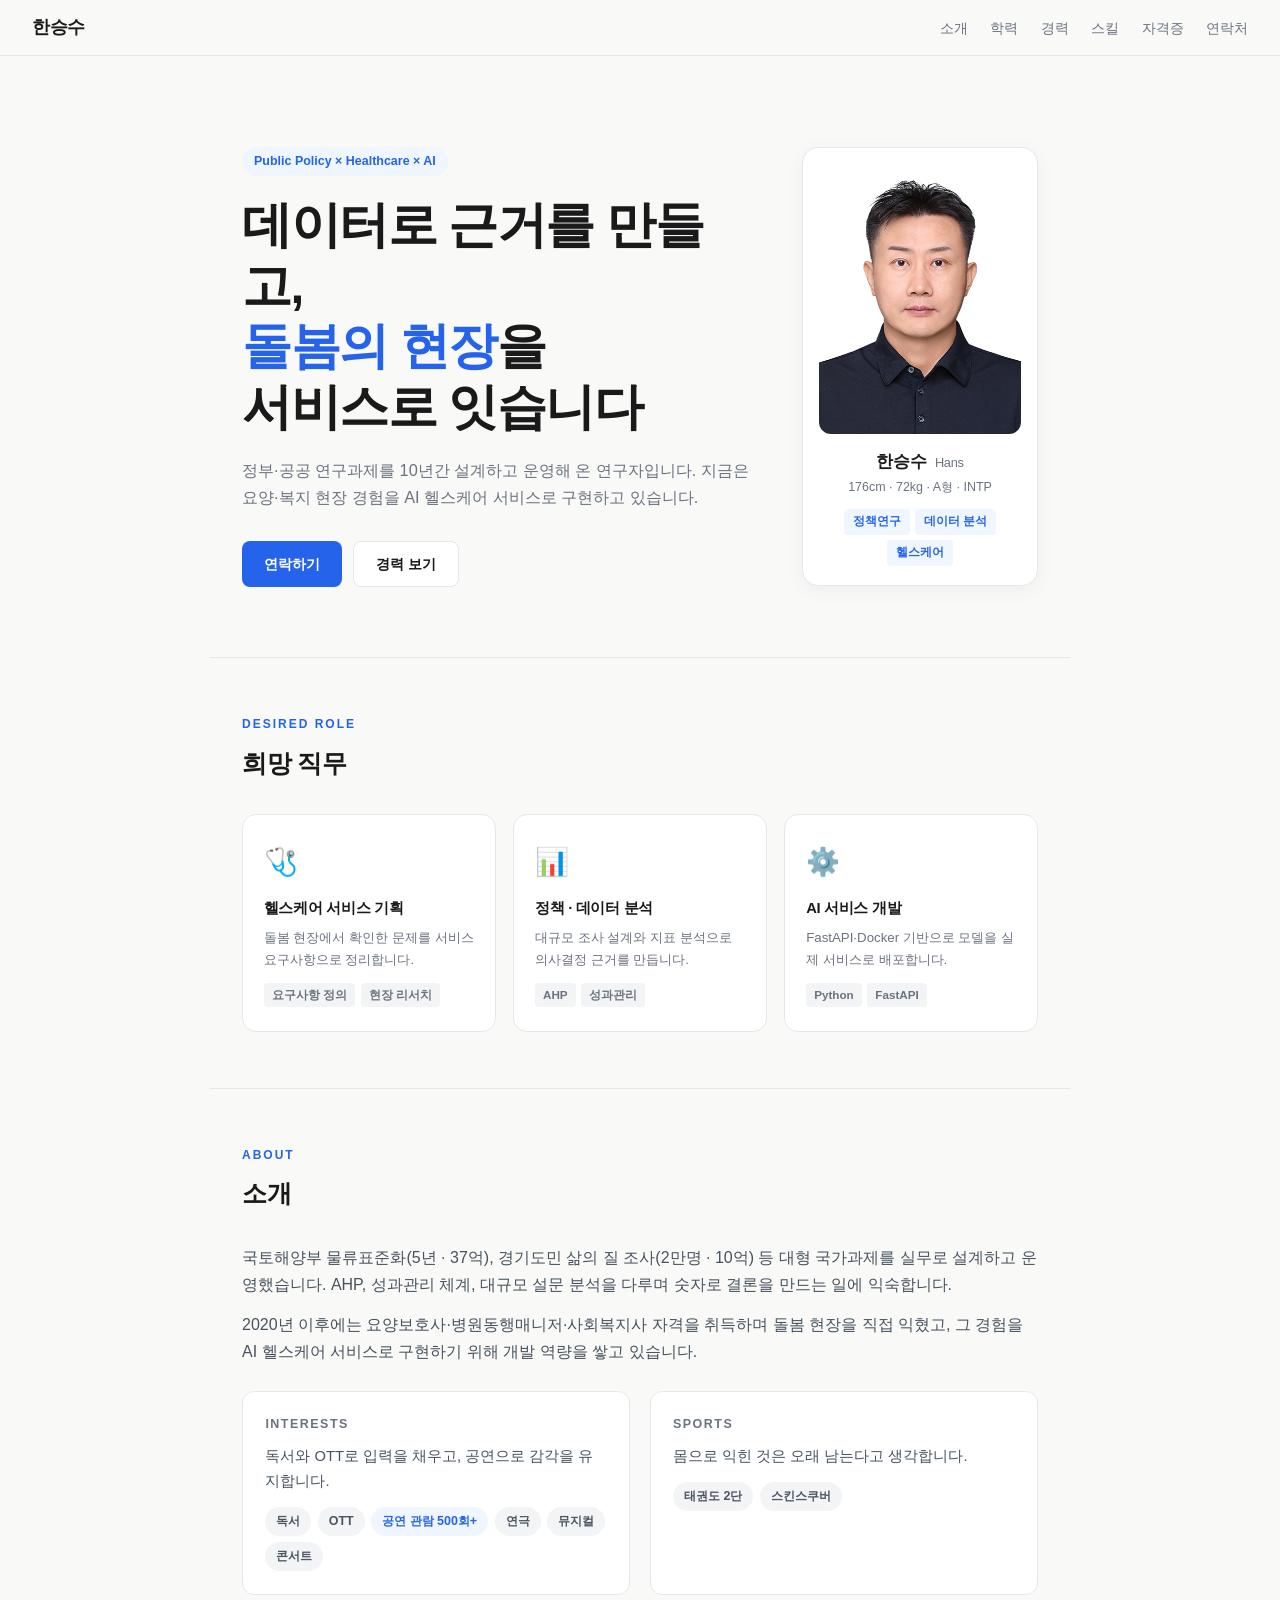
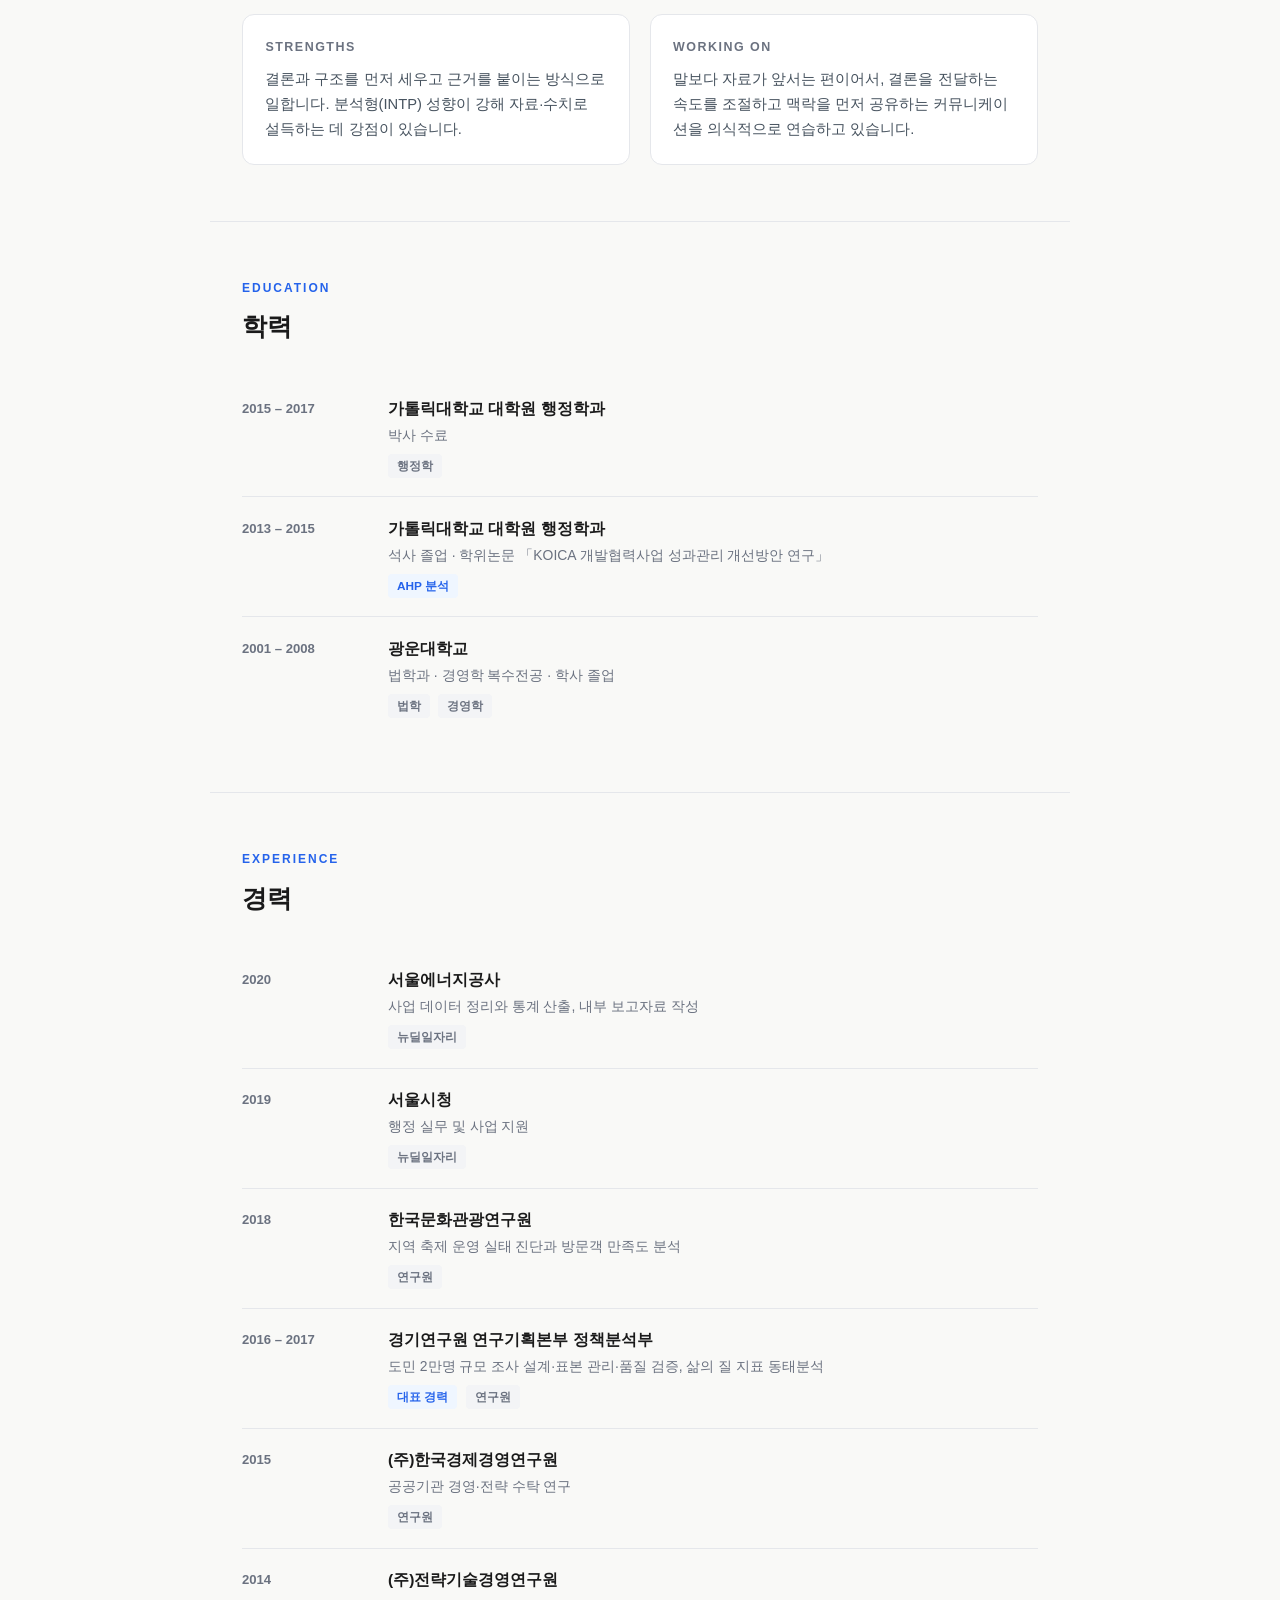
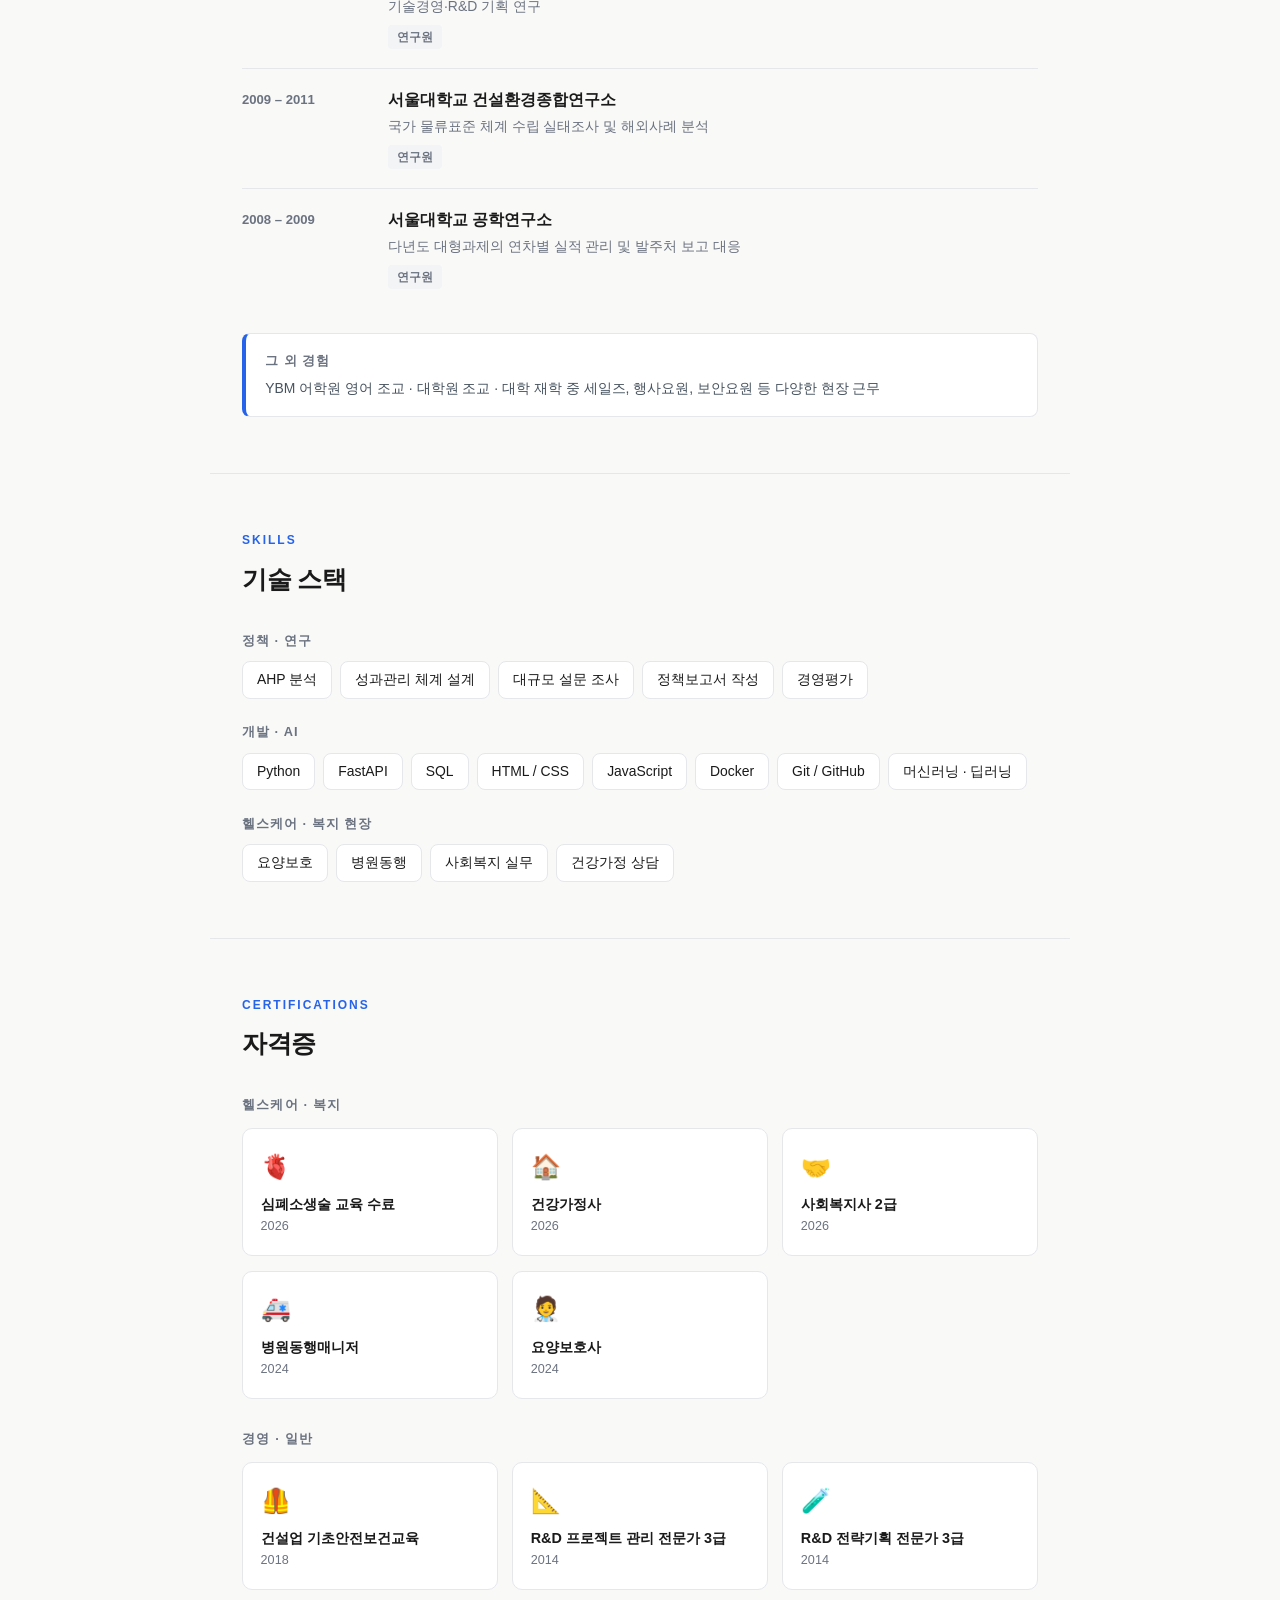
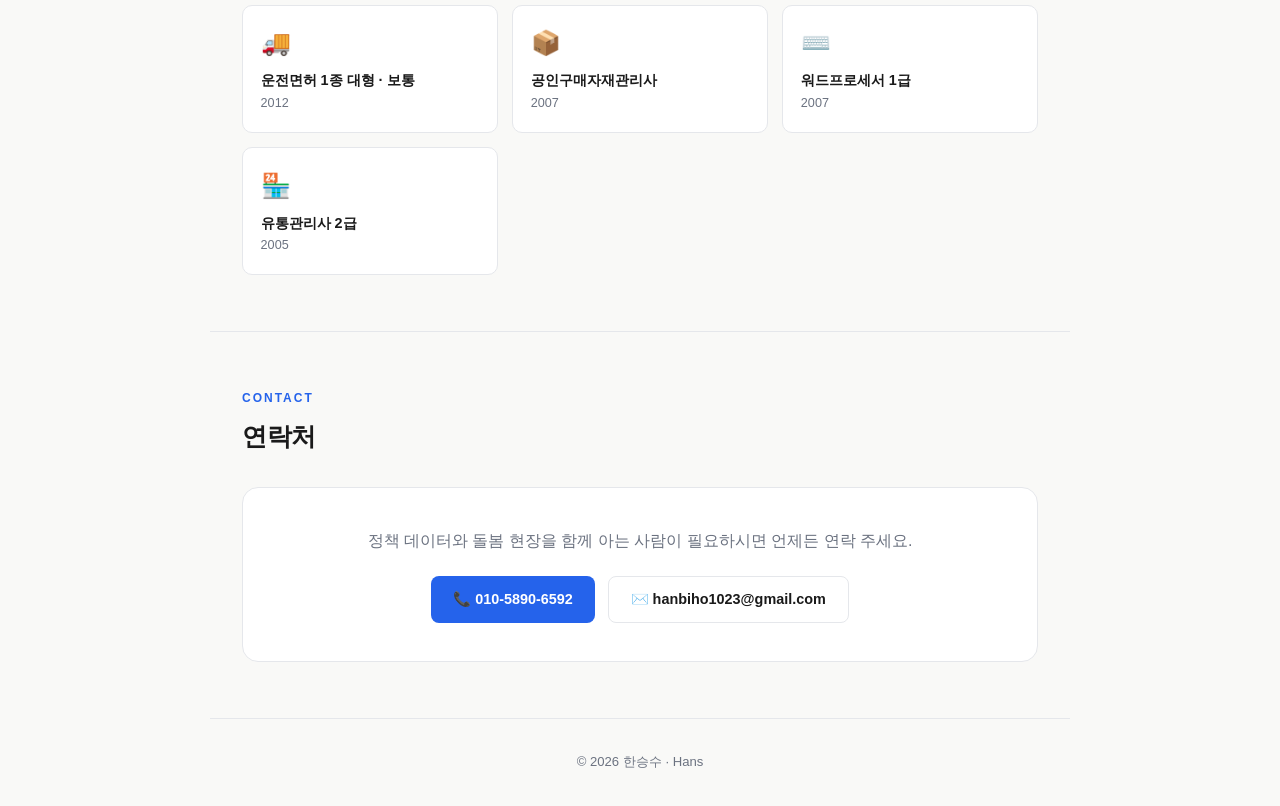
<file: challenger/52_HTML기초_내이력서만들기/resume.html>
<!DOCTYPE html>
<html lang="ko">
<head>
    <meta charset="UTF-8">
    <meta name="viewport" content="width=device-width, initial-scale=1.0">
    <title>한승수 | 이력서</title>
    <style>
/* ===========================================================
   챌린저 54 - HTML/CSS 3일차
   CSS 변수 · Flexbox · Grid · sticky · 반응형 · 인쇄 스타일
   =========================================================== */

/* ── 디자인 토큰 ── */
:root {
    --bg: #f9f9f7;
    --surface: #ffffff;
    --accent: #2563eb;
    --accent-dark: #1d4ed8;
    --accent-light: #eff6ff;
    --text: #1a1a1a;
    --muted: #6b7280;
    --border: #e5e7eb;
    --tag-bg: #f3f4f6;
    --max: 860px;
}

* {
    margin: 0;
    padding: 0;
    box-sizing: border-box;
}

body {
    font-family: 'Pretendard', -apple-system, BlinkMacSystemFont,
                 'Apple SD Gothic Neo', 'Noto Sans KR', 'Malgun Gothic', sans-serif;
    background: var(--bg);
    color: var(--text);
    line-height: 1.7;
    -webkit-font-smoothing: antialiased;
}

a {
    color: inherit;
    text-decoration: none;
}

/* ── 네비게이션 (sticky) ── */
nav {
    position: sticky;
    top: 0;
    z-index: 100;
    height: 56px;
    padding: 0 2rem;
    background: rgba(249, 249, 247, 0.85);
    backdrop-filter: blur(10px);
    border-bottom: 1px solid var(--border);
    display: flex;
    align-items: center;
    justify-content: space-between;
}

nav .logo {
    font-weight: 700;
    font-size: 1.1rem;
    letter-spacing: -0.5px;
}

nav ul {
    list-style: none;
    display: flex;
    gap: 1.4rem;
}

nav ul a {
    font-size: 0.88rem;
    color: var(--muted);
    transition: color 0.2s;
}

nav ul a:hover {
    color: var(--accent);
}

/* ── 히어로 ── */
.hero {
    max-width: var(--max);
    margin: 0 auto;
    padding: 90px 2rem 70px;
    display: flex;
    align-items: center;
    gap: 3rem;
}

.hero-text {
    flex: 1;
}

.badge {
    display: inline-block;
    background: var(--accent-light);
    color: var(--accent);
    font-size: 0.78rem;
    font-weight: 600;
    padding: 4px 12px;
    border-radius: 999px;
    margin-bottom: 1.2rem;
}

.hero h1 {
    font-size: clamp(2rem, 4.6vw, 3.1rem);
    font-weight: 800;
    letter-spacing: -1.5px;
    line-height: 1.22;
    margin-bottom: 1.2rem;
}

.hero h1 > span {
    color: var(--accent);
}

.hero-text > p {
    font-size: 1.02rem;
    color: var(--muted);
    max-width: 520px;
    margin-bottom: 1.8rem;
}

.cta {
    display: flex;
    gap: 0.7rem;
    flex-wrap: wrap;
}

.btn {
    display: inline-flex;
    align-items: center;
    gap: 6px;
    padding: 10px 22px;
    border-radius: 8px;
    font-size: 0.9rem;
    font-weight: 600;
    transition: all 0.2s;
    cursor: pointer;
}

.btn-primary {
    background: var(--accent);
    color: #fff;
}

.btn-primary:hover {
    background: var(--accent-dark);
}

.btn-outline {
    border: 1.5px solid var(--border);
    background: var(--surface);
    color: var(--text);
}

.btn-outline:hover {
    border-color: var(--accent);
    color: var(--accent);
}

/* ── 히어로 프로필 카드 ── */
.hero-card {
    flex-shrink: 0;
    width: 236px;
    background: var(--surface);
    border: 1px solid var(--border);
    border-radius: 16px;
    padding: 1rem 1rem 1.2rem;
    text-align: center;
    box-shadow: 0 4px 20px rgba(0, 0, 0, 0.05);
}

.hero-photo {
    width: 100%;
    aspect-ratio: 3 / 4;
    max-width: 100%;
    border-radius: 12px;
    overflow: hidden;
    background: var(--tag-bg);
    margin-bottom: 0.9rem;
}

.hero-photo img {
    width: 100%;
    height: 100%;
    object-fit: cover;
    display: block;
}

.hero-name {
    font-size: 1.05rem;
    font-weight: 800;
    letter-spacing: -0.3px;
}

.hero-name span {
    font-size: 0.8rem;
    font-weight: 500;
    color: var(--muted);
    margin-left: 4px;
}

.hero-sub {
    font-size: 0.78rem;
    color: var(--muted);
    margin-bottom: 0.7rem;
}

.hero-tags {
    display: flex;
    flex-wrap: wrap;
    gap: 0.35rem;
    justify-content: center;
}

.hero-tag {
    background: var(--accent-light);
    color: var(--accent);
    font-size: 0.72rem;
    font-weight: 600;
    padding: 3px 9px;
    border-radius: 4px;
}

/* ── 섹션 공통 ── */
section {
    max-width: var(--max);
    margin: 0 auto;
    padding: 56px 2rem;
    border-top: 1px solid var(--border);
}

.section-label {
    font-size: 0.75rem;
    font-weight: 700;
    letter-spacing: 2px;
    text-transform: uppercase;
    color: var(--accent);
    margin-bottom: 0.5rem;
}

.section-title {
    font-size: 1.55rem;
    font-weight: 800;
    letter-spacing: -0.5px;
    margin-bottom: 1.8rem;
}

.sub-head {
    font-size: 0.8rem;
    font-weight: 700;
    letter-spacing: 1.2px;
    text-transform: uppercase;
    color: var(--muted);
    margin: 1.8rem 0 0.8rem;
}

.sub-head:first-of-type {
    margin-top: 0;
}

/* ── 희망 직무 카드 ── */
.profile-cards {
    display: grid;
    grid-template-columns: repeat(3, 1fr);
    gap: 1.1rem;
}

.profile-card {
    background: var(--surface);
    border: 1px solid var(--border);
    border-radius: 14px;
    padding: 1.5rem 1.3rem;
    transition: box-shadow 0.2s, border-color 0.2s;
}

.profile-card:hover {
    box-shadow: 0 4px 16px rgba(0, 0, 0, 0.07);
    border-color: var(--accent);
}

.pc-icon {
    font-size: 1.7rem;
    margin-bottom: 0.7rem;
}

.profile-card h3 {
    font-size: 0.92rem;
    font-weight: 800;
    letter-spacing: -0.3px;
    margin-bottom: 0.4rem;
}

.profile-card p {
    font-size: 0.83rem;
    color: var(--muted);
    line-height: 1.6;
}

.pc-tags {
    display: flex;
    flex-wrap: wrap;
    gap: 0.35rem;
    margin-top: 0.8rem;
}

.pc-tag {
    background: var(--tag-bg);
    color: var(--muted);
    font-size: 0.73rem;
    font-weight: 600;
    padding: 2px 8px;
    border-radius: 4px;
}

/* ── 소개 ── */
.about-lead {
    margin-bottom: 1.6rem;
}

.about-lead p {
    color: #47535f;
    margin-bottom: 0.8rem;
}

.about-grid {
    display: grid;
    grid-template-columns: 1fr 1fr;
    gap: 1.2rem;
}

.about-card {
    background: var(--surface);
    border: 1px solid var(--border);
    border-radius: 12px;
    padding: 1.4rem;
}

.about-card h3 {
    font-size: 0.78rem;
    font-weight: 700;
    letter-spacing: 1.5px;
    text-transform: uppercase;
    color: var(--muted);
    margin-bottom: 0.5rem;
}

.about-card p {
    font-size: 0.92rem;
    color: #47535f;
}

.about-chips {
    display: flex;
    flex-wrap: wrap;
    gap: 0.4rem;
    margin-top: 0.8rem;
}

.chip {
    background: var(--tag-bg);
    color: #4b5563;
    font-size: 0.78rem;
    font-weight: 600;
    padding: 4px 11px;
    border-radius: 999px;
}

.chip-accent {
    background: var(--accent-light);
    color: var(--accent);
}

/* ── 타임라인 ── */
.timeline {
    display: flex;
    flex-direction: column;
}

.tl-item {
    display: grid;
    grid-template-columns: 130px 1fr;
    gap: 1rem;
    padding: 1.15rem 0;
    border-bottom: 1px solid var(--border);
}

.tl-item:last-child {
    border-bottom: none;
}

.tl-year {
    font-size: 0.82rem;
    color: var(--muted);
    font-weight: 600;
    padding-top: 2px;
    white-space: nowrap;
}

.tl-content h4 {
    font-size: 0.97rem;
    font-weight: 700;
}

.tl-content p {
    font-size: 0.87rem;
    color: var(--muted);
    margin-top: 2px;
}

.tl-tag {
    display: inline-block;
    margin: 6px 4px 0 0;
    background: var(--tag-bg);
    color: var(--muted);
    font-size: 0.74rem;
    font-weight: 600;
    padding: 2px 9px;
    border-radius: 4px;
}

.tl-tag.blue {
    background: var(--accent-light);
    color: var(--accent);
}

/* ── 보조 노트 ── */
.side-note {
    margin-top: 1.6rem;
    background: var(--surface);
    border: 1px solid var(--border);
    border-left: 4px solid var(--accent);
    border-radius: 8px;
    padding: 1rem 1.2rem;
}

.side-note h4 {
    font-size: 0.8rem;
    font-weight: 700;
    letter-spacing: 1px;
    text-transform: uppercase;
    color: var(--muted);
    margin-bottom: 0.3rem;
}

.side-note p {
    font-size: 0.87rem;
    color: #47535f;
}

.muted-inline {
    color: var(--muted);
    font-size: 0.85em;
}

/* ── 프로젝트 ── */
.project-grid {
    display: grid;
    grid-template-columns: repeat(auto-fill, minmax(280px, 1fr));
    gap: 1.2rem;
}

.project-card {
    background: var(--surface);
    border: 1px solid var(--border);
    border-radius: 14px;
    overflow: hidden;
    transition: box-shadow 0.2s, border-color 0.2s, transform 0.2s;
}

.project-card:hover {
    box-shadow: 0 8px 24px rgba(0, 0, 0, 0.1);
    border-color: var(--accent);
    transform: translateY(-2px);
}

.project-body {
    padding: 1.4rem;
}

.project-meta {
    font-size: 0.74rem;
    font-weight: 600;
    letter-spacing: 0.5px;
    color: var(--accent);
    margin-bottom: 0.4rem;
}

.project-card-title {
    font-size: 1.02rem;
    font-weight: 800;
    letter-spacing: -0.3px;
    margin-bottom: 0.5rem;
}

.project-desc {
    font-size: 0.86rem;
    color: var(--muted);
    line-height: 1.65;
}

.project-stats {
    display: flex;
    gap: 1.4rem;
    margin-top: 1rem;
    padding-top: 0.9rem;
    border-top: 1px solid var(--border);
}

.stat {
    display: flex;
    flex-direction: column;
    font-size: 0.72rem;
    color: var(--muted);
    font-weight: 600;
}

.stat strong {
    font-size: 1rem;
    color: var(--text);
    font-weight: 800;
}

/* ── 스킬 ── */
.skill-groups {
    display: flex;
    flex-direction: column;
    gap: 1.4rem;
}

.skill-group h3 {
    font-size: 0.8rem;
    font-weight: 700;
    letter-spacing: 1px;
    text-transform: uppercase;
    color: var(--muted);
    margin-bottom: 0.6rem;
}

.skill-tags {
    display: flex;
    flex-wrap: wrap;
    gap: 0.5rem;
}

.skill-tag {
    background: var(--surface);
    border: 1.5px solid var(--border);
    border-radius: 8px;
    padding: 6px 14px;
    font-size: 0.87rem;
    font-weight: 500;
    transition: border-color 0.2s, color 0.2s;
}

.skill-tag:hover {
    border-color: var(--accent);
    color: var(--accent);
}

/* ── 자격증 ── */
.cert-grid {
    display: grid;
    grid-template-columns: repeat(auto-fill, minmax(190px, 1fr));
    gap: 0.9rem;
}

.cert-card {
    background: var(--surface);
    border: 1px solid var(--border);
    border-radius: 10px;
    padding: 1.1rem;
    transition: box-shadow 0.2s;
}

.cert-card:hover {
    box-shadow: 0 4px 16px rgba(0, 0, 0, 0.07);
}

.cert-icon {
    font-size: 1.5rem;
    margin-bottom: 0.4rem;
}

.cert-card h4 {
    font-size: 0.9rem;
    font-weight: 700;
    line-height: 1.4;
}

.cert-card p {
    font-size: 0.79rem;
    color: var(--muted);
    margin-top: 2px;
}

/* ── 수상 · 연구실적 ── */
.award-list {
    display: flex;
    flex-direction: column;
    gap: 0.8rem;
}

.award-item {
    background: var(--surface);
    border: 1px solid var(--border);
    border-left: 4px solid var(--accent);
    border-radius: 8px;
    padding: 0.95rem 1.2rem;
}

.award-item h4 {
    font-size: 0.93rem;
    font-weight: 700;
}

.award-item p {
    font-size: 0.82rem;
    color: var(--muted);
    margin-top: 3px;
}

/* ── 연락처 ── */
.contact-box {
    background: var(--surface);
    border: 1px solid var(--border);
    border-radius: 16px;
    padding: 2.4rem 2rem;
    text-align: center;
}

.contact-box > p {
    color: var(--muted);
    margin-bottom: 1.4rem;
}

.contact-links {
    display: flex;
    justify-content: center;
    gap: 0.8rem;
    flex-wrap: wrap;
}

/* ── 푸터 ── */
footer {
    max-width: var(--max);
    margin: 0 auto;
    padding: 2rem;
    border-top: 1px solid var(--border);
    text-align: center;
    color: var(--muted);
    font-size: 0.82rem;
}

/* ── 반응형 ── */
@media (max-width: 860px) {
    nav {
        padding: 0 1rem;
    }

    nav ul {
        gap: 0.9rem;
        overflow-x: auto;
    }

    nav ul a {
        font-size: 0.8rem;
        white-space: nowrap;
    }

    .profile-cards {
        grid-template-columns: 1fr;
    }
}

@media (max-width: 700px) {
    .hero {
        flex-direction: column-reverse;
        align-items: flex-start;
        padding: 48px 1.2rem 40px;
        gap: 1.8rem;
    }

    .hero-card {
        width: 100%;
        max-width: 260px;
        margin: 0 auto;
    }

    section {
        padding: 40px 1.2rem;
    }

    .about-grid {
        grid-template-columns: 1fr;
    }

    .tl-item {
        grid-template-columns: 1fr;
        gap: 0.2rem;
    }

    .project-stats {
        gap: 1rem;
    }
}

/* ── 인쇄 ── */
@media print {
    :root {
        --bg: #fff;
    }

    nav,
    .cta,
    .contact-links {
        display: none;
    }

    body {
        line-height: 1.5;
    }

    .hero {
        padding: 0 0 20px;
    }

    section {
        padding: 20px 0;
        break-inside: avoid;
    }

    .profile-card,
    .about-card,
    .cert-card,
    .project-card,
    .award-item,
    .side-note {
        box-shadow: none;
        break-inside: avoid;
    }
}

    </style>
</head>
<body>

<nav>
    <a href="#top" class="logo">한승수</a>
    <ul>
        <li><a href="#about">소개</a></li>
        <li><a href="#education">학력</a></li>
        <li><a href="#experience">경력</a></li>
        <li><a href="#skills">스킬</a></li>
        <li><a href="#certs">자격증</a></li>
        <li><a href="#contact">연락처</a></li>
    </ul>
</nav>

<!-- ── HERO ── -->
<header class="hero" id="top">
    <div class="hero-text">
        <span class="badge">Public Policy × Healthcare × AI</span>
        <h1>데이터로 근거를 만들고,<br><span>돌봄의 현장</span>을<br>서비스로 잇습니다</h1>
        <p>
            정부·공공 연구과제를 10년간 설계하고 운영해 온 연구자입니다.
            지금은 요양·복지 현장 경험을 AI 헬스케어 서비스로 구현하고 있습니다.
        </p>
        <div class="cta">
            <a class="btn btn-primary" href="#contact">연락하기</a>
            <a class="btn btn-outline" href="#experience">경력 보기</a>
        </div>
    </div>

    <aside class="hero-card">
        <div class="hero-photo">
            <img src="profile.jpg" alt="한승수 증명사진">
        </div>
        <p class="hero-name">한승수 <span>Hans</span></p>
        <p class="hero-sub">176cm · 72kg · A형 · INTP</p>
        <div class="hero-tags">
            <span class="hero-tag">정책연구</span>
            <span class="hero-tag">데이터 분석</span>
            <span class="hero-tag">헬스케어</span>
        </div>
    </aside>
</header>

<!-- ── 희망 직무 ── -->
<section id="role">
    <p class="section-label">Desired Role</p>
    <h2 class="section-title">희망 직무</h2>
    <div class="profile-cards">
        <article class="profile-card">
            <div class="pc-icon">🩺</div>
            <h3>헬스케어 서비스 기획</h3>
            <p>돌봄 현장에서 확인한 문제를 서비스 요구사항으로 정리합니다.</p>
            <div class="pc-tags">
                <span class="pc-tag">요구사항 정의</span>
                <span class="pc-tag">현장 리서치</span>
            </div>
        </article>
        <article class="profile-card">
            <div class="pc-icon">📊</div>
            <h3>정책 · 데이터 분석</h3>
            <p>대규모 조사 설계와 지표 분석으로 의사결정 근거를 만듭니다.</p>
            <div class="pc-tags">
                <span class="pc-tag">AHP</span>
                <span class="pc-tag">성과관리</span>
            </div>
        </article>
        <article class="profile-card">
            <div class="pc-icon">⚙️</div>
            <h3>AI 서비스 개발</h3>
            <p>FastAPI·Docker 기반으로 모델을 실제 서비스로 배포합니다.</p>
            <div class="pc-tags">
                <span class="pc-tag">Python</span>
                <span class="pc-tag">FastAPI</span>
            </div>
        </article>
    </div>
</section>

<!-- ── 소개 ── -->
<section id="about">
    <p class="section-label">About</p>
    <h2 class="section-title">소개</h2>

    <div class="about-lead">
        <p>
            국토해양부 물류표준화(5년 · 37억), 경기도민 삶의 질 조사(2만명 · 10억) 등
            대형 국가과제를 실무로 설계하고 운영했습니다.
            AHP, 성과관리 체계, 대규모 설문 분석을 다루며 숫자로 결론을 만드는 일에 익숙합니다.
        </p>
        <p>
            2020년 이후에는 요양보호사·병원동행매니저·사회복지사 자격을 취득하며 돌봄 현장을 직접 익혔고,
            그 경험을 AI 헬스케어 서비스로 구현하기 위해 개발 역량을 쌓고 있습니다.
        </p>
    </div>

    <div class="about-grid">
        <div class="about-card">
            <h3>Interests</h3>
            <p>독서와 OTT로 입력을 채우고, 공연으로 감각을 유지합니다.</p>
            <div class="about-chips">
                <span class="chip">독서</span>
                <span class="chip">OTT</span>
                <span class="chip chip-accent">공연 관람 500회+</span>
                <span class="chip">연극</span>
                <span class="chip">뮤지컬</span>
                <span class="chip">콘서트</span>
            </div>
        </div>
        <div class="about-card">
            <h3>Sports</h3>
            <p>몸으로 익힌 것은 오래 남는다고 생각합니다.</p>
            <div class="about-chips">
                <span class="chip">태권도 2단</span>
                <span class="chip">스킨스쿠버</span>
            </div>
        </div>
        <div class="about-card">
            <h3>Strengths</h3>
            <p>
                결론과 구조를 먼저 세우고 근거를 붙이는 방식으로 일합니다.
                분석형(INTP) 성향이 강해 자료·수치로 설득하는 데 강점이 있습니다.
            </p>
        </div>
        <div class="about-card">
            <h3>Working On</h3>
            <p>
                말보다 자료가 앞서는 편이어서, 결론을 전달하는 속도를 조절하고
                맥락을 먼저 공유하는 커뮤니케이션을 의식적으로 연습하고 있습니다.
            </p>
        </div>
    </div>
</section>

<!-- ── 학력 ── -->
<section id="education">
    <p class="section-label">Education</p>
    <h2 class="section-title">학력</h2>
    <div class="timeline">
        <div class="tl-item">
            <div class="tl-year">2015 – 2017</div>
            <div class="tl-content">
                <h4>가톨릭대학교 대학원 행정학과</h4>
                <p>박사 수료</p>
                <span class="tl-tag">행정학</span>
            </div>
        </div>
        <div class="tl-item">
            <div class="tl-year">2013 – 2015</div>
            <div class="tl-content">
                <h4>가톨릭대학교 대학원 행정학과</h4>
                <p>석사 졸업 · 학위논문 「KOICA 개발협력사업 성과관리 개선방안 연구」</p>
                <span class="tl-tag blue">AHP 분석</span>
            </div>
        </div>
        <div class="tl-item">
            <div class="tl-year">2001 – 2008</div>
            <div class="tl-content">
                <h4>광운대학교</h4>
                <p>법학과 · 경영학 복수전공 · 학사 졸업</p>
                <span class="tl-tag">법학</span>
                <span class="tl-tag">경영학</span>
            </div>
        </div>
    </div>
</section>

<!-- ── 경력 ── -->
<section id="experience">
    <p class="section-label">Experience</p>
    <h2 class="section-title">경력</h2>
    <div class="timeline">
        <div class="tl-item">
            <div class="tl-year">2020</div>
            <div class="tl-content">
                <h4>서울에너지공사</h4>
                <p>사업 데이터 정리와 통계 산출, 내부 보고자료 작성</p>
                <span class="tl-tag">뉴딜일자리</span>
            </div>
        </div>
        <div class="tl-item">
            <div class="tl-year">2019</div>
            <div class="tl-content">
                <h4>서울시청</h4>
                <p>행정 실무 및 사업 지원</p>
                <span class="tl-tag">뉴딜일자리</span>
            </div>
        </div>
        <div class="tl-item">
            <div class="tl-year">2018</div>
            <div class="tl-content">
                <h4>한국문화관광연구원</h4>
                <p>지역 축제 운영 실태 진단과 방문객 만족도 분석</p>
                <span class="tl-tag">연구원</span>
            </div>
        </div>
        <div class="tl-item">
            <div class="tl-year">2016 – 2017</div>
            <div class="tl-content">
                <h4>경기연구원 연구기획본부 정책분석부</h4>
                <p>도민 2만명 규모 조사 설계·표본 관리·품질 검증, 삶의 질 지표 동태분석</p>
                <span class="tl-tag blue">대표 경력</span>
                <span class="tl-tag">연구원</span>
            </div>
        </div>
        <div class="tl-item">
            <div class="tl-year">2015</div>
            <div class="tl-content">
                <h4>(주)한국경제경영연구원</h4>
                <p>공공기관 경영·전략 수탁 연구</p>
                <span class="tl-tag">연구원</span>
            </div>
        </div>
        <div class="tl-item">
            <div class="tl-year">2014</div>
            <div class="tl-content">
                <h4>(주)전략기술경영연구원</h4>
                <p>기술경영·R&amp;D 기획 연구</p>
                <span class="tl-tag">연구원</span>
            </div>
        </div>
        <div class="tl-item">
            <div class="tl-year">2009 – 2011</div>
            <div class="tl-content">
                <h4>서울대학교 건설환경종합연구소</h4>
                <p>국가 물류표준 체계 수립 실태조사 및 해외사례 분석</p>
                <span class="tl-tag">연구원</span>
            </div>
        </div>
        <div class="tl-item">
            <div class="tl-year">2008 – 2009</div>
            <div class="tl-content">
                <h4>서울대학교 공학연구소</h4>
                <p>다년도 대형과제의 연차별 실적 관리 및 발주처 보고 대응</p>
                <span class="tl-tag">연구원</span>
            </div>
        </div>
    </div>

    <div class="side-note">
        <h4>그 외 경험</h4>
        <p>YBM 어학원 영어 조교 · 대학원 조교 · 대학 재학 중 세일즈, 행사요원, 보안요원 등 다양한 현장 근무</p>
    </div>
</section>


<!-- ── 스킬 ── -->
<section id="skills">
    <p class="section-label">Skills</p>
    <h2 class="section-title">기술 스택</h2>
    <div class="skill-groups">
        <div class="skill-group">
            <h3>정책 · 연구</h3>
            <div class="skill-tags">
                <span class="skill-tag">AHP 분석</span>
                <span class="skill-tag">성과관리 체계 설계</span>
                <span class="skill-tag">대규모 설문 조사</span>
                <span class="skill-tag">정책보고서 작성</span>
                <span class="skill-tag">경영평가</span>
            </div>
        </div>
        <div class="skill-group">
            <h3>개발 · AI</h3>
            <div class="skill-tags">
                <span class="skill-tag">Python</span>
                <span class="skill-tag">FastAPI</span>
                <span class="skill-tag">SQL</span>
                <span class="skill-tag">HTML / CSS</span>
                <span class="skill-tag">JavaScript</span>
                <span class="skill-tag">Docker</span>
                <span class="skill-tag">Git / GitHub</span>
                <span class="skill-tag">머신러닝 · 딥러닝</span>
            </div>
        </div>
        <div class="skill-group">
            <h3>헬스케어 · 복지 현장</h3>
            <div class="skill-tags">
                <span class="skill-tag">요양보호</span>
                <span class="skill-tag">병원동행</span>
                <span class="skill-tag">사회복지 실무</span>
                <span class="skill-tag">건강가정 상담</span>
            </div>
        </div>
    </div>
</section>

<!-- ── 자격증 ── -->
<section id="certs">
    <p class="section-label">Certifications</p>
    <h2 class="section-title">자격증</h2>

    <h3 class="sub-head">헬스케어 · 복지</h3>
    <div class="cert-grid">
        <div class="cert-card">
            <div class="cert-icon">🫀</div>
            <h4>심폐소생술 교육 수료</h4>
            <p>2026</p>
        </div>
        <div class="cert-card">
            <div class="cert-icon">🏠</div>
            <h4>건강가정사</h4>
            <p>2026</p>
        </div>
        <div class="cert-card">
            <div class="cert-icon">🤝</div>
            <h4>사회복지사 2급</h4>
            <p>2026</p>
        </div>
        <div class="cert-card">
            <div class="cert-icon">🚑</div>
            <h4>병원동행매니저</h4>
            <p>2024</p>
        </div>
        <div class="cert-card">
            <div class="cert-icon">🧑‍⚕️</div>
            <h4>요양보호사</h4>
            <p>2024</p>
        </div>
    </div>

    <h3 class="sub-head">경영 · 일반</h3>
    <div class="cert-grid">
        <div class="cert-card">
            <div class="cert-icon">🦺</div>
            <h4>건설업 기초안전보건교육</h4>
            <p>2018</p>
        </div>
        <div class="cert-card">
            <div class="cert-icon">📐</div>
            <h4>R&amp;D 프로젝트 관리 전문가 3급</h4>
            <p>2014</p>
        </div>
        <div class="cert-card">
            <div class="cert-icon">🧪</div>
            <h4>R&amp;D 전략기획 전문가 3급</h4>
            <p>2014</p>
        </div>
        <div class="cert-card">
            <div class="cert-icon">🚚</div>
            <h4>운전면허 1종 대형 · 보통</h4>
            <p>2012</p>
        </div>
        <div class="cert-card">
            <div class="cert-icon">📦</div>
            <h4>공인구매자재관리사</h4>
            <p>2007</p>
        </div>
        <div class="cert-card">
            <div class="cert-icon">⌨️</div>
            <h4>워드프로세서 1급</h4>
            <p>2007</p>
        </div>
        <div class="cert-card">
            <div class="cert-icon">🏪</div>
            <h4>유통관리사 2급</h4>
            <p>2005</p>
        </div>
    </div>
</section>


<!-- ── 연락처 ── -->
<section id="contact">
    <p class="section-label">Contact</p>
    <h2 class="section-title">연락처</h2>
    <div class="contact-box">
        <p>정책 데이터와 돌봄 현장을 함께 아는 사람이 필요하시면 언제든 연락 주세요.</p>
        <div class="contact-links">
            <!-- 전화번호 자릿수 확인 필요 -->
            <a class="btn btn-primary" href="tel:01058906592">📞 010-5890-6592</a>
            <a class="btn btn-outline" href="mailto:hanbiho1023@gmail.com">✉️ hanbiho1023@gmail.com</a>
        </div>
    </div>
</section>

<footer>
    <p>© 2026 한승수 · Hans</p>
</footer>

</body>
</html>
</file>
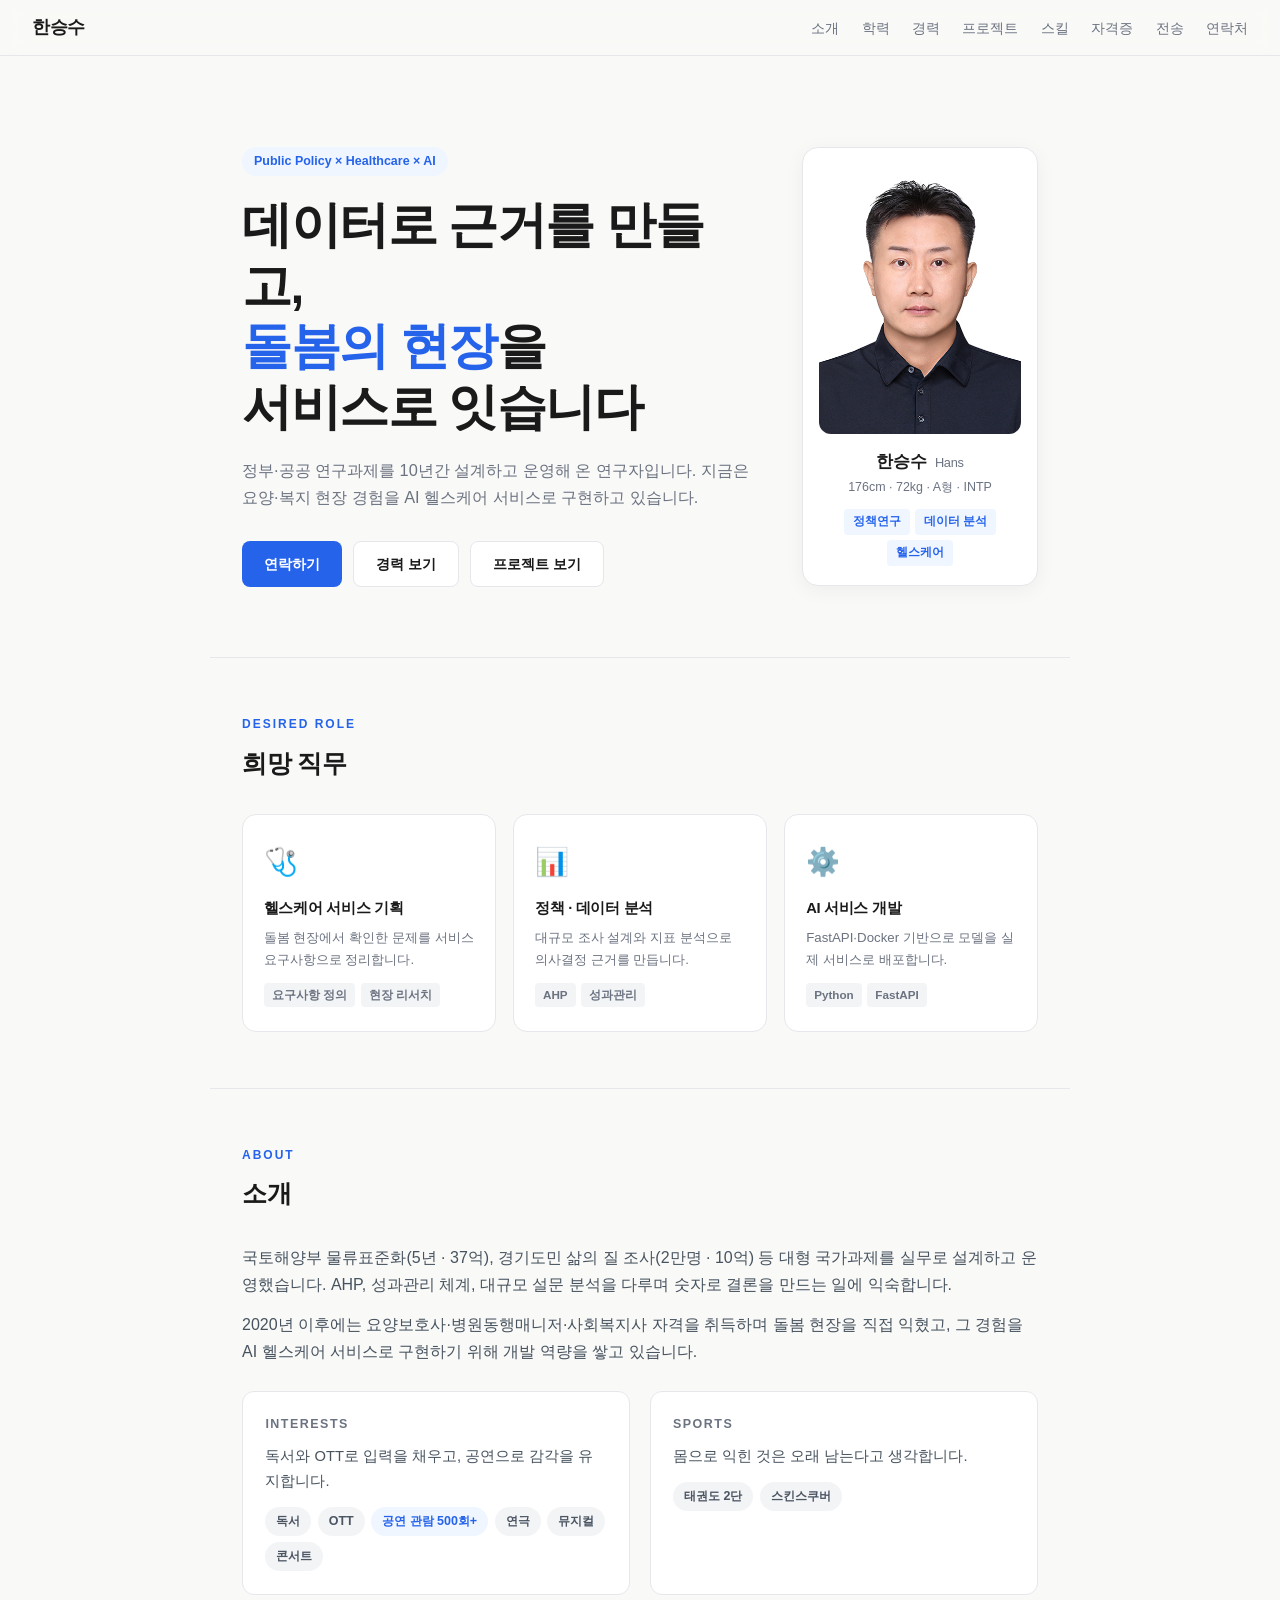
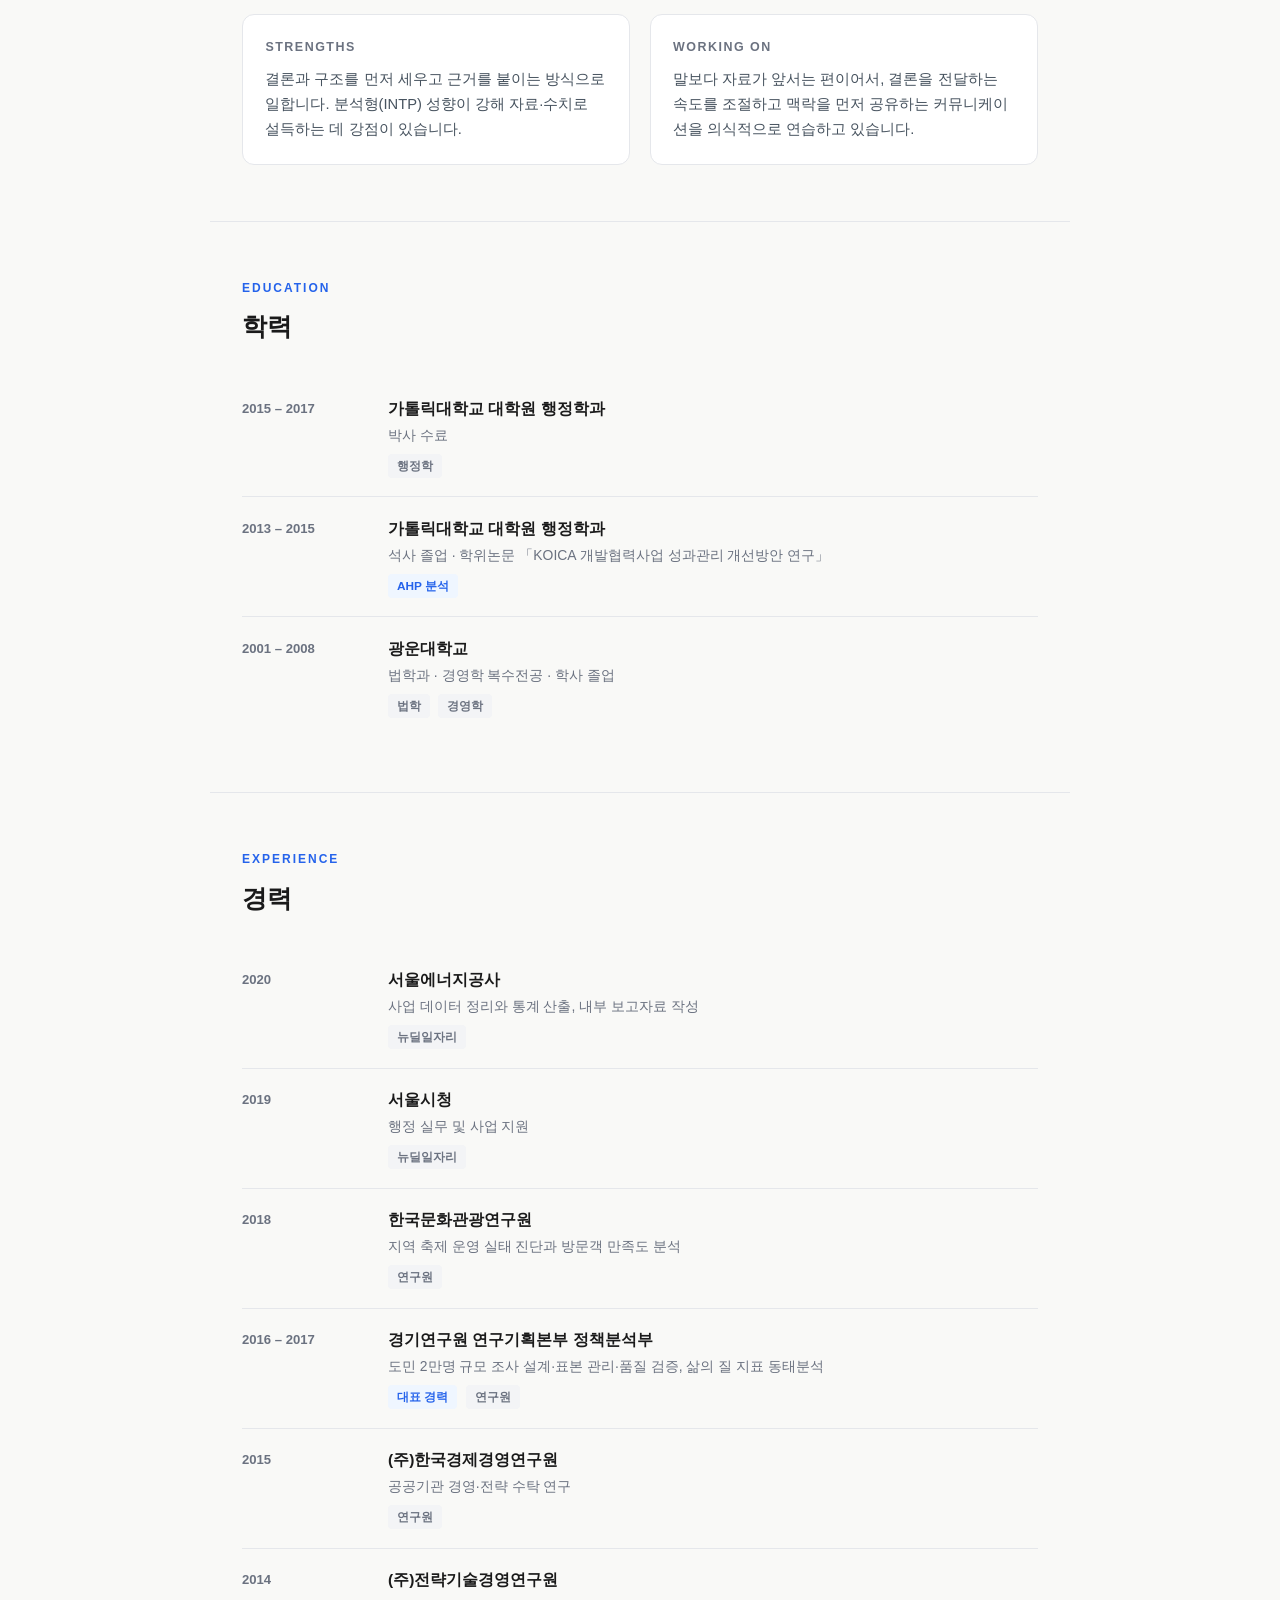
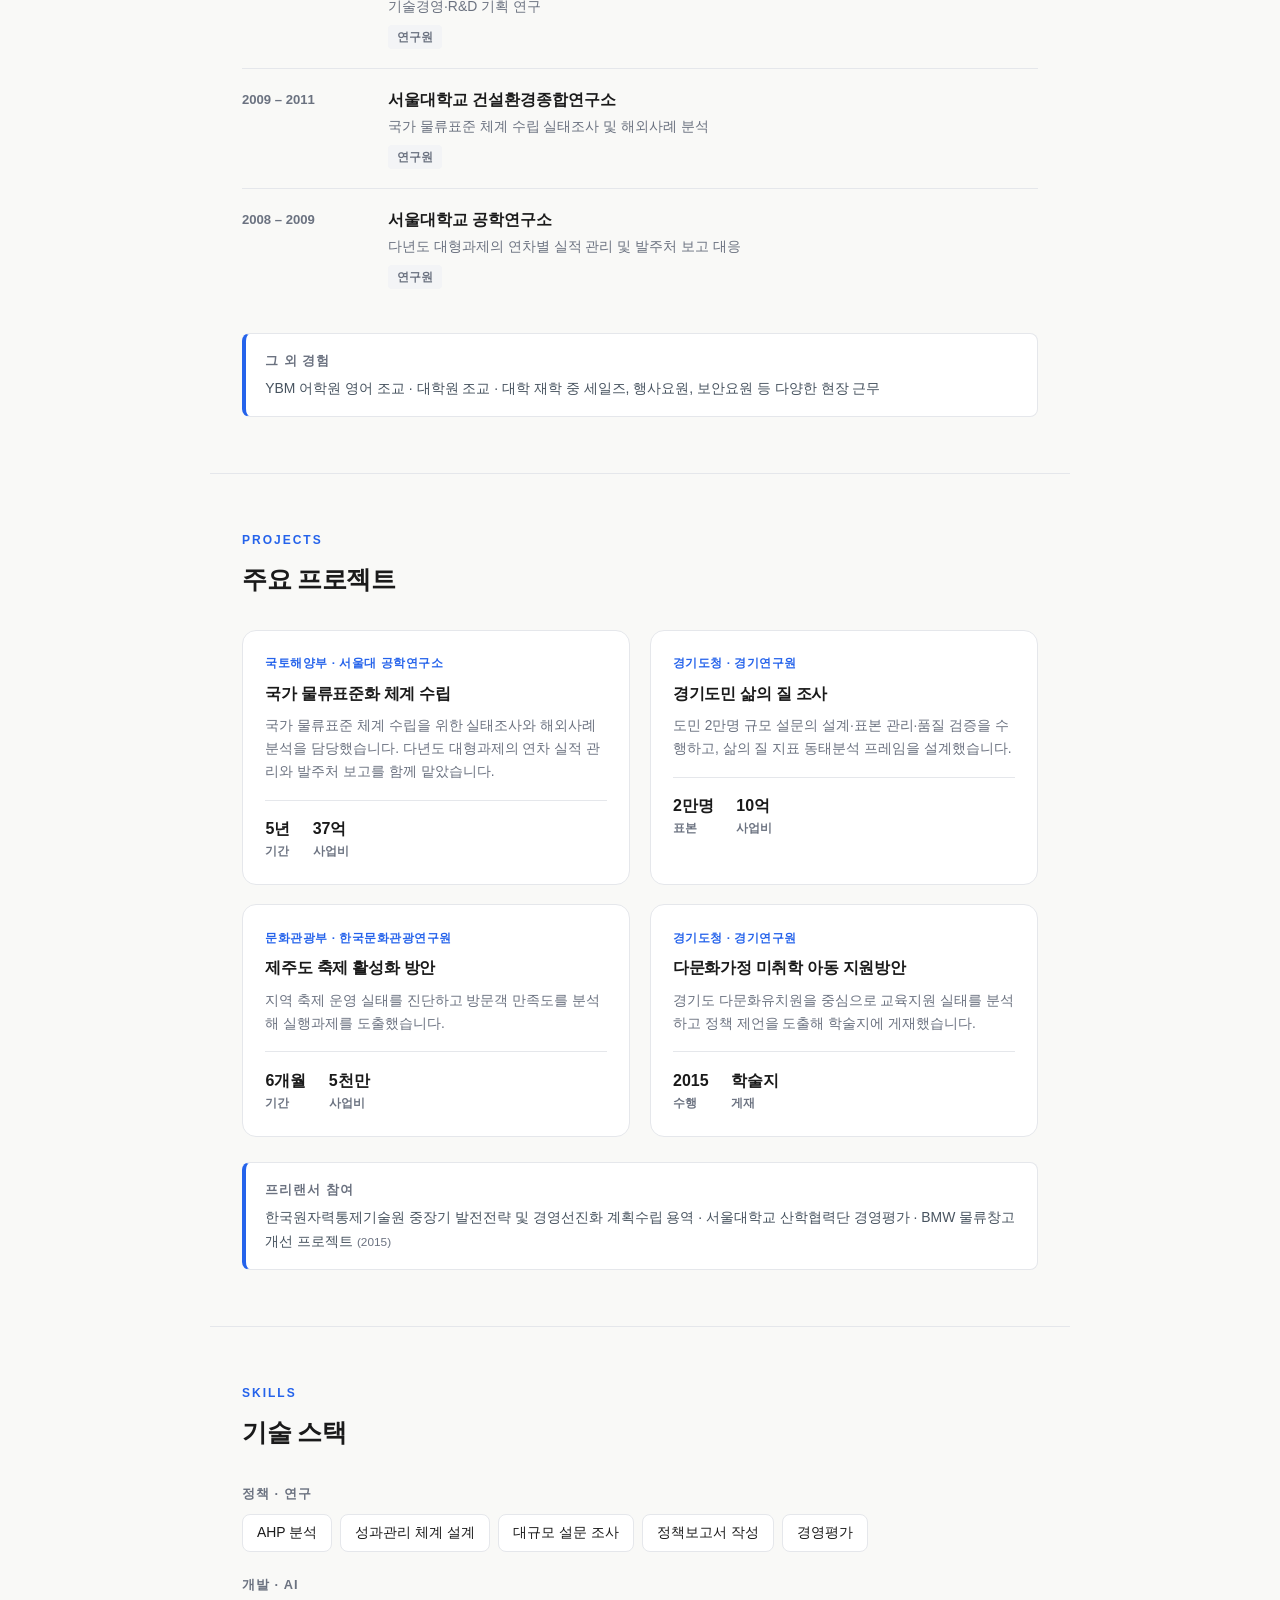
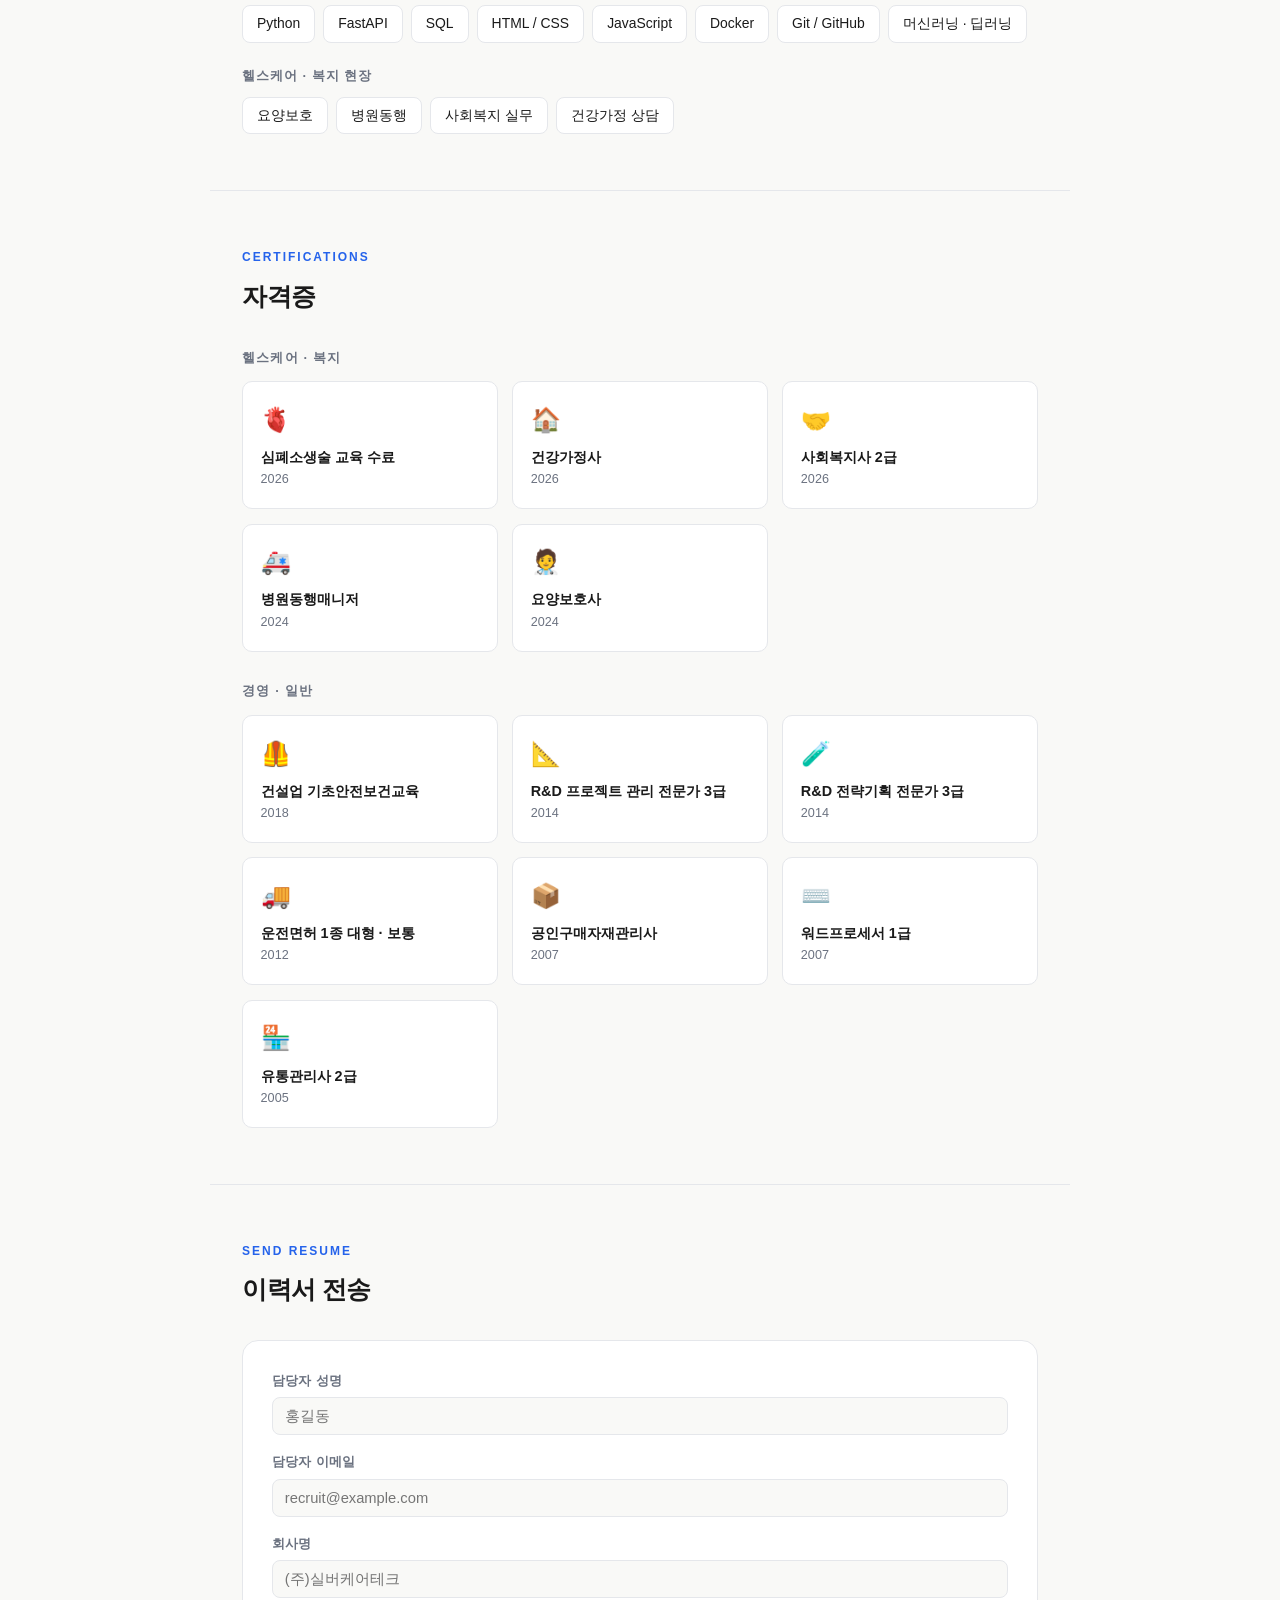
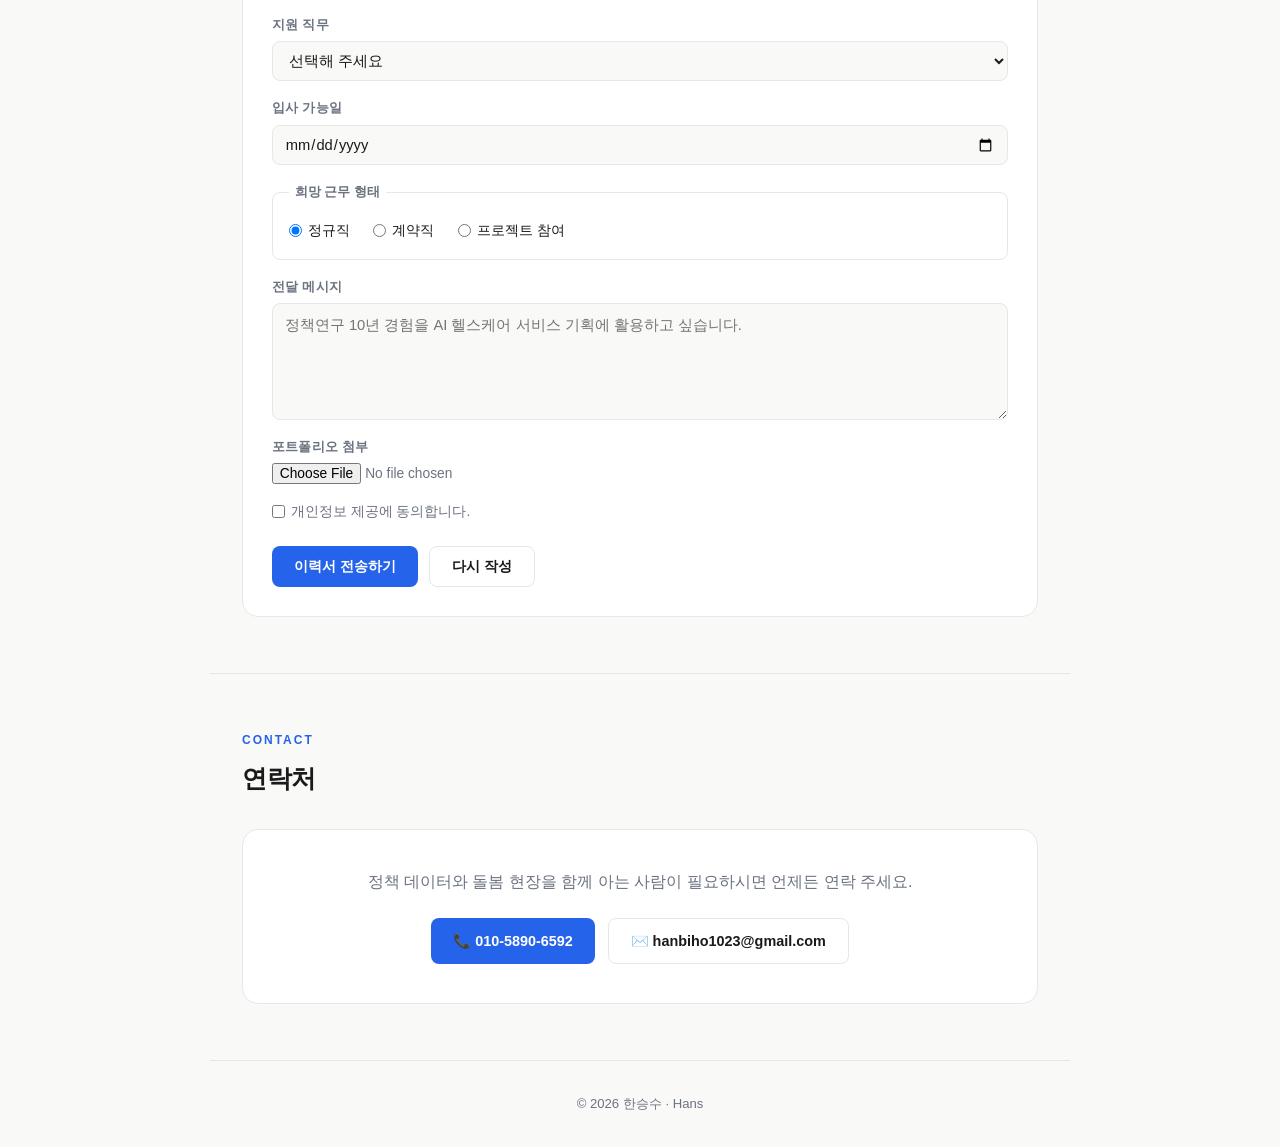
<file: challenger/53_HTML폼_이력서전송폼추가/resume_v2.html>
<!DOCTYPE html>
<html lang="ko">
<head>
    <meta charset="UTF-8">
    <meta name="viewport" content="width=device-width, initial-scale=1.0">
    <title>한승수 | 이력서 v2</title>
    <style>
/* ===========================================================
   챌린저 54 - HTML/CSS 3일차
   CSS 변수 · Flexbox · Grid · sticky · 반응형 · 인쇄 스타일
   =========================================================== */

/* ── 디자인 토큰 ── */
:root {
    --bg: #f9f9f7;
    --surface: #ffffff;
    --accent: #2563eb;
    --accent-dark: #1d4ed8;
    --accent-light: #eff6ff;
    --text: #1a1a1a;
    --muted: #6b7280;
    --border: #e5e7eb;
    --tag-bg: #f3f4f6;
    --max: 860px;
}

* {
    margin: 0;
    padding: 0;
    box-sizing: border-box;
}

body {
    font-family: 'Pretendard', -apple-system, BlinkMacSystemFont,
                 'Apple SD Gothic Neo', 'Noto Sans KR', 'Malgun Gothic', sans-serif;
    background: var(--bg);
    color: var(--text);
    line-height: 1.7;
    -webkit-font-smoothing: antialiased;
}

a {
    color: inherit;
    text-decoration: none;
}

/* ── 네비게이션 (sticky) ── */
nav {
    position: sticky;
    top: 0;
    z-index: 100;
    height: 56px;
    padding: 0 2rem;
    background: rgba(249, 249, 247, 0.85);
    backdrop-filter: blur(10px);
    border-bottom: 1px solid var(--border);
    display: flex;
    align-items: center;
    justify-content: space-between;
}

nav .logo {
    font-weight: 700;
    font-size: 1.1rem;
    letter-spacing: -0.5px;
}

nav ul {
    list-style: none;
    display: flex;
    gap: 1.4rem;
}

nav ul a {
    font-size: 0.88rem;
    color: var(--muted);
    transition: color 0.2s;
}

nav ul a:hover {
    color: var(--accent);
}

/* ── 히어로 ── */
.hero {
    max-width: var(--max);
    margin: 0 auto;
    padding: 90px 2rem 70px;
    display: flex;
    align-items: center;
    gap: 3rem;
}

.hero-text {
    flex: 1;
}

.badge {
    display: inline-block;
    background: var(--accent-light);
    color: var(--accent);
    font-size: 0.78rem;
    font-weight: 600;
    padding: 4px 12px;
    border-radius: 999px;
    margin-bottom: 1.2rem;
}

.hero h1 {
    font-size: clamp(2rem, 4.6vw, 3.1rem);
    font-weight: 800;
    letter-spacing: -1.5px;
    line-height: 1.22;
    margin-bottom: 1.2rem;
}

.hero h1 > span {
    color: var(--accent);
}

.hero-text > p {
    font-size: 1.02rem;
    color: var(--muted);
    max-width: 520px;
    margin-bottom: 1.8rem;
}

.cta {
    display: flex;
    gap: 0.7rem;
    flex-wrap: wrap;
}

.btn {
    display: inline-flex;
    align-items: center;
    gap: 6px;
    padding: 10px 22px;
    border-radius: 8px;
    font-size: 0.9rem;
    font-weight: 600;
    transition: all 0.2s;
    cursor: pointer;
}

.btn-primary {
    background: var(--accent);
    color: #fff;
}

.btn-primary:hover {
    background: var(--accent-dark);
}

.btn-outline {
    border: 1.5px solid var(--border);
    background: var(--surface);
    color: var(--text);
}

.btn-outline:hover {
    border-color: var(--accent);
    color: var(--accent);
}

/* ── 히어로 프로필 카드 ── */
.hero-card {
    flex-shrink: 0;
    width: 236px;
    background: var(--surface);
    border: 1px solid var(--border);
    border-radius: 16px;
    padding: 1rem 1rem 1.2rem;
    text-align: center;
    box-shadow: 0 4px 20px rgba(0, 0, 0, 0.05);
}

.hero-photo {
    width: 100%;
    aspect-ratio: 3 / 4;
    max-width: 100%;
    border-radius: 12px;
    overflow: hidden;
    background: var(--tag-bg);
    margin-bottom: 0.9rem;
}

.hero-photo img {
    width: 100%;
    height: 100%;
    object-fit: cover;
    display: block;
}

.hero-name {
    font-size: 1.05rem;
    font-weight: 800;
    letter-spacing: -0.3px;
}

.hero-name span {
    font-size: 0.8rem;
    font-weight: 500;
    color: var(--muted);
    margin-left: 4px;
}

.hero-sub {
    font-size: 0.78rem;
    color: var(--muted);
    margin-bottom: 0.7rem;
}

.hero-tags {
    display: flex;
    flex-wrap: wrap;
    gap: 0.35rem;
    justify-content: center;
}

.hero-tag {
    background: var(--accent-light);
    color: var(--accent);
    font-size: 0.72rem;
    font-weight: 600;
    padding: 3px 9px;
    border-radius: 4px;
}

/* ── 섹션 공통 ── */
section {
    max-width: var(--max);
    margin: 0 auto;
    padding: 56px 2rem;
    border-top: 1px solid var(--border);
}

.section-label {
    font-size: 0.75rem;
    font-weight: 700;
    letter-spacing: 2px;
    text-transform: uppercase;
    color: var(--accent);
    margin-bottom: 0.5rem;
}

.section-title {
    font-size: 1.55rem;
    font-weight: 800;
    letter-spacing: -0.5px;
    margin-bottom: 1.8rem;
}

.sub-head {
    font-size: 0.8rem;
    font-weight: 700;
    letter-spacing: 1.2px;
    text-transform: uppercase;
    color: var(--muted);
    margin: 1.8rem 0 0.8rem;
}

.sub-head:first-of-type {
    margin-top: 0;
}

/* ── 희망 직무 카드 ── */
.profile-cards {
    display: grid;
    grid-template-columns: repeat(3, 1fr);
    gap: 1.1rem;
}

.profile-card {
    background: var(--surface);
    border: 1px solid var(--border);
    border-radius: 14px;
    padding: 1.5rem 1.3rem;
    transition: box-shadow 0.2s, border-color 0.2s;
}

.profile-card:hover {
    box-shadow: 0 4px 16px rgba(0, 0, 0, 0.07);
    border-color: var(--accent);
}

.pc-icon {
    font-size: 1.7rem;
    margin-bottom: 0.7rem;
}

.profile-card h3 {
    font-size: 0.92rem;
    font-weight: 800;
    letter-spacing: -0.3px;
    margin-bottom: 0.4rem;
}

.profile-card p {
    font-size: 0.83rem;
    color: var(--muted);
    line-height: 1.6;
}

.pc-tags {
    display: flex;
    flex-wrap: wrap;
    gap: 0.35rem;
    margin-top: 0.8rem;
}

.pc-tag {
    background: var(--tag-bg);
    color: var(--muted);
    font-size: 0.73rem;
    font-weight: 600;
    padding: 2px 8px;
    border-radius: 4px;
}

/* ── 소개 ── */
.about-lead {
    margin-bottom: 1.6rem;
}

.about-lead p {
    color: #47535f;
    margin-bottom: 0.8rem;
}

.about-grid {
    display: grid;
    grid-template-columns: 1fr 1fr;
    gap: 1.2rem;
}

.about-card {
    background: var(--surface);
    border: 1px solid var(--border);
    border-radius: 12px;
    padding: 1.4rem;
}

.about-card h3 {
    font-size: 0.78rem;
    font-weight: 700;
    letter-spacing: 1.5px;
    text-transform: uppercase;
    color: var(--muted);
    margin-bottom: 0.5rem;
}

.about-card p {
    font-size: 0.92rem;
    color: #47535f;
}

.about-chips {
    display: flex;
    flex-wrap: wrap;
    gap: 0.4rem;
    margin-top: 0.8rem;
}

.chip {
    background: var(--tag-bg);
    color: #4b5563;
    font-size: 0.78rem;
    font-weight: 600;
    padding: 4px 11px;
    border-radius: 999px;
}

.chip-accent {
    background: var(--accent-light);
    color: var(--accent);
}

/* ── 타임라인 ── */
.timeline {
    display: flex;
    flex-direction: column;
}

.tl-item {
    display: grid;
    grid-template-columns: 130px 1fr;
    gap: 1rem;
    padding: 1.15rem 0;
    border-bottom: 1px solid var(--border);
}

.tl-item:last-child {
    border-bottom: none;
}

.tl-year {
    font-size: 0.82rem;
    color: var(--muted);
    font-weight: 600;
    padding-top: 2px;
    white-space: nowrap;
}

.tl-content h4 {
    font-size: 0.97rem;
    font-weight: 700;
}

.tl-content p {
    font-size: 0.87rem;
    color: var(--muted);
    margin-top: 2px;
}

.tl-tag {
    display: inline-block;
    margin: 6px 4px 0 0;
    background: var(--tag-bg);
    color: var(--muted);
    font-size: 0.74rem;
    font-weight: 600;
    padding: 2px 9px;
    border-radius: 4px;
}

.tl-tag.blue {
    background: var(--accent-light);
    color: var(--accent);
}

/* ── 보조 노트 ── */
.side-note {
    margin-top: 1.6rem;
    background: var(--surface);
    border: 1px solid var(--border);
    border-left: 4px solid var(--accent);
    border-radius: 8px;
    padding: 1rem 1.2rem;
}

.side-note h4 {
    font-size: 0.8rem;
    font-weight: 700;
    letter-spacing: 1px;
    text-transform: uppercase;
    color: var(--muted);
    margin-bottom: 0.3rem;
}

.side-note p {
    font-size: 0.87rem;
    color: #47535f;
}

.muted-inline {
    color: var(--muted);
    font-size: 0.85em;
}

/* ── 프로젝트 ── */
.project-grid {
    display: grid;
    grid-template-columns: repeat(auto-fill, minmax(280px, 1fr));
    gap: 1.2rem;
}

.project-card {
    background: var(--surface);
    border: 1px solid var(--border);
    border-radius: 14px;
    overflow: hidden;
    transition: box-shadow 0.2s, border-color 0.2s, transform 0.2s;
}

.project-card:hover {
    box-shadow: 0 8px 24px rgba(0, 0, 0, 0.1);
    border-color: var(--accent);
    transform: translateY(-2px);
}

.project-body {
    padding: 1.4rem;
}

.project-meta {
    font-size: 0.74rem;
    font-weight: 600;
    letter-spacing: 0.5px;
    color: var(--accent);
    margin-bottom: 0.4rem;
}

.project-card-title {
    font-size: 1.02rem;
    font-weight: 800;
    letter-spacing: -0.3px;
    margin-bottom: 0.5rem;
}

.project-desc {
    font-size: 0.86rem;
    color: var(--muted);
    line-height: 1.65;
}

.project-stats {
    display: flex;
    gap: 1.4rem;
    margin-top: 1rem;
    padding-top: 0.9rem;
    border-top: 1px solid var(--border);
}

.stat {
    display: flex;
    flex-direction: column;
    font-size: 0.72rem;
    color: var(--muted);
    font-weight: 600;
}

.stat strong {
    font-size: 1rem;
    color: var(--text);
    font-weight: 800;
}

/* ── 스킬 ── */
.skill-groups {
    display: flex;
    flex-direction: column;
    gap: 1.4rem;
}

.skill-group h3 {
    font-size: 0.8rem;
    font-weight: 700;
    letter-spacing: 1px;
    text-transform: uppercase;
    color: var(--muted);
    margin-bottom: 0.6rem;
}

.skill-tags {
    display: flex;
    flex-wrap: wrap;
    gap: 0.5rem;
}

.skill-tag {
    background: var(--surface);
    border: 1.5px solid var(--border);
    border-radius: 8px;
    padding: 6px 14px;
    font-size: 0.87rem;
    font-weight: 500;
    transition: border-color 0.2s, color 0.2s;
}

.skill-tag:hover {
    border-color: var(--accent);
    color: var(--accent);
}

/* ── 자격증 ── */
.cert-grid {
    display: grid;
    grid-template-columns: repeat(auto-fill, minmax(190px, 1fr));
    gap: 0.9rem;
}

.cert-card {
    background: var(--surface);
    border: 1px solid var(--border);
    border-radius: 10px;
    padding: 1.1rem;
    transition: box-shadow 0.2s;
}

.cert-card:hover {
    box-shadow: 0 4px 16px rgba(0, 0, 0, 0.07);
}

.cert-icon {
    font-size: 1.5rem;
    margin-bottom: 0.4rem;
}

.cert-card h4 {
    font-size: 0.9rem;
    font-weight: 700;
    line-height: 1.4;
}

.cert-card p {
    font-size: 0.79rem;
    color: var(--muted);
    margin-top: 2px;
}

/* ── 수상 · 연구실적 ── */
.award-list {
    display: flex;
    flex-direction: column;
    gap: 0.8rem;
}

.award-item {
    background: var(--surface);
    border: 1px solid var(--border);
    border-left: 4px solid var(--accent);
    border-radius: 8px;
    padding: 0.95rem 1.2rem;
}

.award-item h4 {
    font-size: 0.93rem;
    font-weight: 700;
}

.award-item p {
    font-size: 0.82rem;
    color: var(--muted);
    margin-top: 3px;
}

/* ── 연락처 ── */
.contact-box {
    background: var(--surface);
    border: 1px solid var(--border);
    border-radius: 16px;
    padding: 2.4rem 2rem;
    text-align: center;
}

.contact-box > p {
    color: var(--muted);
    margin-bottom: 1.4rem;
}

.contact-links {
    display: flex;
    justify-content: center;
    gap: 0.8rem;
    flex-wrap: wrap;
}

/* ── 푸터 ── */
footer {
    max-width: var(--max);
    margin: 0 auto;
    padding: 2rem;
    border-top: 1px solid var(--border);
    text-align: center;
    color: var(--muted);
    font-size: 0.82rem;
}

/* ── 반응형 ── */
@media (max-width: 860px) {
    nav {
        padding: 0 1rem;
    }

    nav ul {
        gap: 0.9rem;
        overflow-x: auto;
    }

    nav ul a {
        font-size: 0.8rem;
        white-space: nowrap;
    }

    .profile-cards {
        grid-template-columns: 1fr;
    }
}

@media (max-width: 700px) {
    .hero {
        flex-direction: column-reverse;
        align-items: flex-start;
        padding: 48px 1.2rem 40px;
        gap: 1.8rem;
    }

    .hero-card {
        width: 100%;
        max-width: 260px;
        margin: 0 auto;
    }

    section {
        padding: 40px 1.2rem;
    }

    .about-grid {
        grid-template-columns: 1fr;
    }

    .tl-item {
        grid-template-columns: 1fr;
        gap: 0.2rem;
    }

    .project-stats {
        gap: 1rem;
    }
}

/* ── 인쇄 ── */
@media print {
    :root {
        --bg: #fff;
    }

    nav,
    .cta,
    .contact-links {
        display: none;
    }

    body {
        line-height: 1.5;
    }

    .hero {
        padding: 0 0 20px;
    }

    section {
        padding: 20px 0;
        break-inside: avoid;
    }

    .profile-card,
    .about-card,
    .cert-card,
    .project-card,
    .award-item,
    .side-note {
        box-shadow: none;
        break-inside: avoid;
    }
}

/* ── 이력서 전송 폼 (2일차 추가) ── */
.resume-form {
    background: var(--surface);
    border: 1px solid var(--border);
    border-radius: 16px;
    padding: 1.8rem;
    display: flex;
    flex-direction: column;
    gap: 1rem;
}

.form-row {
    display: flex;
    flex-direction: column;
    gap: 0.35rem;
}

.form-row label {
    font-size: 0.8rem;
    font-weight: 700;
    color: var(--muted);
    letter-spacing: 0.3px;
}

.resume-form input[type="text"],
.resume-form input[type="email"],
.resume-form input[type="date"],
.resume-form select,
.resume-form textarea {
    font-family: inherit;
    font-size: 0.92rem;
    color: var(--text);
    background: var(--bg);
    border: 1.5px solid var(--border);
    border-radius: 8px;
    padding: 10px 12px;
    transition: border-color 0.2s;
}

.resume-form input:focus,
.resume-form select:focus,
.resume-form textarea:focus {
    outline: none;
    border-color: var(--accent);
}

.resume-form textarea {
    resize: vertical;
    line-height: 1.6;
}

.resume-form input[type="file"] {
    font-size: 0.86rem;
    color: var(--muted);
}

.form-fieldset {
    border: 1.5px solid var(--border);
    border-radius: 8px;
    padding: 0.9rem 1rem;
}

.form-fieldset legend {
    font-size: 0.8rem;
    font-weight: 700;
    color: var(--muted);
    padding: 0 6px;
}

.radio,
.checkbox {
    display: inline-flex;
    align-items: center;
    gap: 6px;
    font-size: 0.9rem;
    margin-right: 1.2rem;
    cursor: pointer;
}

.checkbox {
    color: var(--muted);
    font-size: 0.86rem;
}

.form-actions {
    display: flex;
    gap: 0.7rem;
    flex-wrap: wrap;
    margin-top: 0.4rem;
}

.form-actions .btn {
    border: none;
    font-family: inherit;
}

.form-actions .btn-outline {
    border: 1.5px solid var(--border);
}

    </style>
</head>
<body>

<nav>
    <a href="#top" class="logo">한승수</a>
    <ul>
        <li><a href="#about">소개</a></li>
        <li><a href="#education">학력</a></li>
        <li><a href="#experience">경력</a></li>
        <li><a href="#projects">프로젝트</a></li>
        <li><a href="#skills">스킬</a></li>
        <li><a href="#certs">자격증</a></li>
        <li><a href="#send">전송</a></li>
        <li><a href="#contact">연락처</a></li>
    </ul>
</nav>

<!-- ── HERO ── -->
<header class="hero" id="top">
    <div class="hero-text">
        <span class="badge">Public Policy × Healthcare × AI</span>
        <h1>데이터로 근거를 만들고,<br><span>돌봄의 현장</span>을<br>서비스로 잇습니다</h1>
        <p>
            정부·공공 연구과제를 10년간 설계하고 운영해 온 연구자입니다.
            지금은 요양·복지 현장 경험을 AI 헬스케어 서비스로 구현하고 있습니다.
        </p>
        <div class="cta">
            <a class="btn btn-primary" href="#contact">연락하기</a>
            <a class="btn btn-outline" href="#experience">경력 보기</a>
            <a class="btn btn-outline" href="#projects">프로젝트 보기</a>
        </div>
    </div>

    <aside class="hero-card">
        <div class="hero-photo">
            <img src="profile.jpg" alt="한승수 증명사진">
        </div>
        <p class="hero-name">한승수 <span>Hans</span></p>
        <p class="hero-sub">176cm · 72kg · A형 · INTP</p>
        <div class="hero-tags">
            <span class="hero-tag">정책연구</span>
            <span class="hero-tag">데이터 분석</span>
            <span class="hero-tag">헬스케어</span>
        </div>
    </aside>
</header>

<!-- ── 희망 직무 ── -->
<section id="role">
    <p class="section-label">Desired Role</p>
    <h2 class="section-title">희망 직무</h2>
    <div class="profile-cards">
        <article class="profile-card">
            <div class="pc-icon">🩺</div>
            <h3>헬스케어 서비스 기획</h3>
            <p>돌봄 현장에서 확인한 문제를 서비스 요구사항으로 정리합니다.</p>
            <div class="pc-tags">
                <span class="pc-tag">요구사항 정의</span>
                <span class="pc-tag">현장 리서치</span>
            </div>
        </article>
        <article class="profile-card">
            <div class="pc-icon">📊</div>
            <h3>정책 · 데이터 분석</h3>
            <p>대규모 조사 설계와 지표 분석으로 의사결정 근거를 만듭니다.</p>
            <div class="pc-tags">
                <span class="pc-tag">AHP</span>
                <span class="pc-tag">성과관리</span>
            </div>
        </article>
        <article class="profile-card">
            <div class="pc-icon">⚙️</div>
            <h3>AI 서비스 개발</h3>
            <p>FastAPI·Docker 기반으로 모델을 실제 서비스로 배포합니다.</p>
            <div class="pc-tags">
                <span class="pc-tag">Python</span>
                <span class="pc-tag">FastAPI</span>
            </div>
        </article>
    </div>
</section>

<!-- ── 소개 ── -->
<section id="about">
    <p class="section-label">About</p>
    <h2 class="section-title">소개</h2>

    <div class="about-lead">
        <p>
            국토해양부 물류표준화(5년 · 37억), 경기도민 삶의 질 조사(2만명 · 10억) 등
            대형 국가과제를 실무로 설계하고 운영했습니다.
            AHP, 성과관리 체계, 대규모 설문 분석을 다루며 숫자로 결론을 만드는 일에 익숙합니다.
        </p>
        <p>
            2020년 이후에는 요양보호사·병원동행매니저·사회복지사 자격을 취득하며 돌봄 현장을 직접 익혔고,
            그 경험을 AI 헬스케어 서비스로 구현하기 위해 개발 역량을 쌓고 있습니다.
        </p>
    </div>

    <div class="about-grid">
        <div class="about-card">
            <h3>Interests</h3>
            <p>독서와 OTT로 입력을 채우고, 공연으로 감각을 유지합니다.</p>
            <div class="about-chips">
                <span class="chip">독서</span>
                <span class="chip">OTT</span>
                <span class="chip chip-accent">공연 관람 500회+</span>
                <span class="chip">연극</span>
                <span class="chip">뮤지컬</span>
                <span class="chip">콘서트</span>
            </div>
        </div>
        <div class="about-card">
            <h3>Sports</h3>
            <p>몸으로 익힌 것은 오래 남는다고 생각합니다.</p>
            <div class="about-chips">
                <span class="chip">태권도 2단</span>
                <span class="chip">스킨스쿠버</span>
            </div>
        </div>
        <div class="about-card">
            <h3>Strengths</h3>
            <p>
                결론과 구조를 먼저 세우고 근거를 붙이는 방식으로 일합니다.
                분석형(INTP) 성향이 강해 자료·수치로 설득하는 데 강점이 있습니다.
            </p>
        </div>
        <div class="about-card">
            <h3>Working On</h3>
            <p>
                말보다 자료가 앞서는 편이어서, 결론을 전달하는 속도를 조절하고
                맥락을 먼저 공유하는 커뮤니케이션을 의식적으로 연습하고 있습니다.
            </p>
        </div>
    </div>
</section>

<!-- ── 학력 ── -->
<section id="education">
    <p class="section-label">Education</p>
    <h2 class="section-title">학력</h2>
    <div class="timeline">
        <div class="tl-item">
            <div class="tl-year">2015 – 2017</div>
            <div class="tl-content">
                <h4>가톨릭대학교 대학원 행정학과</h4>
                <p>박사 수료</p>
                <span class="tl-tag">행정학</span>
            </div>
        </div>
        <div class="tl-item">
            <div class="tl-year">2013 – 2015</div>
            <div class="tl-content">
                <h4>가톨릭대학교 대학원 행정학과</h4>
                <p>석사 졸업 · 학위논문 「KOICA 개발협력사업 성과관리 개선방안 연구」</p>
                <span class="tl-tag blue">AHP 분석</span>
            </div>
        </div>
        <div class="tl-item">
            <div class="tl-year">2001 – 2008</div>
            <div class="tl-content">
                <h4>광운대학교</h4>
                <p>법학과 · 경영학 복수전공 · 학사 졸업</p>
                <span class="tl-tag">법학</span>
                <span class="tl-tag">경영학</span>
            </div>
        </div>
    </div>
</section>

<!-- ── 경력 ── -->
<section id="experience">
    <p class="section-label">Experience</p>
    <h2 class="section-title">경력</h2>
    <div class="timeline">
        <div class="tl-item">
            <div class="tl-year">2020</div>
            <div class="tl-content">
                <h4>서울에너지공사</h4>
                <p>사업 데이터 정리와 통계 산출, 내부 보고자료 작성</p>
                <span class="tl-tag">뉴딜일자리</span>
            </div>
        </div>
        <div class="tl-item">
            <div class="tl-year">2019</div>
            <div class="tl-content">
                <h4>서울시청</h4>
                <p>행정 실무 및 사업 지원</p>
                <span class="tl-tag">뉴딜일자리</span>
            </div>
        </div>
        <div class="tl-item">
            <div class="tl-year">2018</div>
            <div class="tl-content">
                <h4>한국문화관광연구원</h4>
                <p>지역 축제 운영 실태 진단과 방문객 만족도 분석</p>
                <span class="tl-tag">연구원</span>
            </div>
        </div>
        <div class="tl-item">
            <div class="tl-year">2016 – 2017</div>
            <div class="tl-content">
                <h4>경기연구원 연구기획본부 정책분석부</h4>
                <p>도민 2만명 규모 조사 설계·표본 관리·품질 검증, 삶의 질 지표 동태분석</p>
                <span class="tl-tag blue">대표 경력</span>
                <span class="tl-tag">연구원</span>
            </div>
        </div>
        <div class="tl-item">
            <div class="tl-year">2015</div>
            <div class="tl-content">
                <h4>(주)한국경제경영연구원</h4>
                <p>공공기관 경영·전략 수탁 연구</p>
                <span class="tl-tag">연구원</span>
            </div>
        </div>
        <div class="tl-item">
            <div class="tl-year">2014</div>
            <div class="tl-content">
                <h4>(주)전략기술경영연구원</h4>
                <p>기술경영·R&amp;D 기획 연구</p>
                <span class="tl-tag">연구원</span>
            </div>
        </div>
        <div class="tl-item">
            <div class="tl-year">2009 – 2011</div>
            <div class="tl-content">
                <h4>서울대학교 건설환경종합연구소</h4>
                <p>국가 물류표준 체계 수립 실태조사 및 해외사례 분석</p>
                <span class="tl-tag">연구원</span>
            </div>
        </div>
        <div class="tl-item">
            <div class="tl-year">2008 – 2009</div>
            <div class="tl-content">
                <h4>서울대학교 공학연구소</h4>
                <p>다년도 대형과제의 연차별 실적 관리 및 발주처 보고 대응</p>
                <span class="tl-tag">연구원</span>
            </div>
        </div>
    </div>

    <div class="side-note">
        <h4>그 외 경험</h4>
        <p>YBM 어학원 영어 조교 · 대학원 조교 · 대학 재학 중 세일즈, 행사요원, 보안요원 등 다양한 현장 근무</p>
    </div>
</section>

<!-- ── 프로젝트 ── -->
<section id="projects">
    <p class="section-label">Projects</p>
    <h2 class="section-title">주요 프로젝트</h2>
    <div class="project-grid">
        <article class="project-card">
            <div class="project-body">
                <p class="project-meta">국토해양부 · 서울대 공학연구소</p>
                <h3 class="project-card-title">국가 물류표준화 체계 수립</h3>
                <p class="project-desc">
                    국가 물류표준 체계 수립을 위한 실태조사와 해외사례 분석을 담당했습니다.
                    다년도 대형과제의 연차 실적 관리와 발주처 보고를 함께 맡았습니다.
                </p>
                <div class="project-stats">
                    <span class="stat"><strong>5년</strong>기간</span>
                    <span class="stat"><strong>37억</strong>사업비</span>
                </div>
            </div>
        </article>

        <article class="project-card">
            <div class="project-body">
                <p class="project-meta">경기도청 · 경기연구원</p>
                <h3 class="project-card-title">경기도민 삶의 질 조사</h3>
                <p class="project-desc">
                    도민 2만명 규모 설문의 설계·표본 관리·품질 검증을 수행하고,
                    삶의 질 지표 동태분석 프레임을 설계했습니다.
                </p>
                <div class="project-stats">
                    <span class="stat"><strong>2만명</strong>표본</span>
                    <span class="stat"><strong>10억</strong>사업비</span>
                </div>
            </div>
        </article>

        <article class="project-card">
            <div class="project-body">
                <p class="project-meta">문화관광부 · 한국문화관광연구원</p>
                <h3 class="project-card-title">제주도 축제 활성화 방안</h3>
                <p class="project-desc">
                    지역 축제 운영 실태를 진단하고 방문객 만족도를 분석해
                    실행과제를 도출했습니다.
                </p>
                <div class="project-stats">
                    <span class="stat"><strong>6개월</strong>기간</span>
                    <span class="stat"><strong>5천만</strong>사업비</span>
                </div>
            </div>
        </article>

        <article class="project-card">
            <div class="project-body">
                <p class="project-meta">경기도청 · 경기연구원</p>
                <h3 class="project-card-title">다문화가정 미취학 아동 지원방안</h3>
                <p class="project-desc">
                    경기도 다문화유치원을 중심으로 교육지원 실태를 분석하고
                    정책 제언을 도출해 학술지에 게재했습니다.
                </p>
                <div class="project-stats">
                    <span class="stat"><strong>2015</strong>수행</span>
                    <span class="stat"><strong>학술지</strong>게재</span>
                </div>
            </div>
        </article>
    </div>

    <div class="side-note">
        <h4>프리랜서 참여</h4>
        <p>
            한국원자력통제기술원 중장기 발전전략 및 경영선진화 계획수립 용역 ·
            서울대학교 산학협력단 경영평가 · BMW 물류창고 개선 프로젝트 <span class="muted-inline">(2015)</span>
        </p>
    </div>
</section>

<!-- ── 스킬 ── -->
<section id="skills">
    <p class="section-label">Skills</p>
    <h2 class="section-title">기술 스택</h2>
    <div class="skill-groups">
        <div class="skill-group">
            <h3>정책 · 연구</h3>
            <div class="skill-tags">
                <span class="skill-tag">AHP 분석</span>
                <span class="skill-tag">성과관리 체계 설계</span>
                <span class="skill-tag">대규모 설문 조사</span>
                <span class="skill-tag">정책보고서 작성</span>
                <span class="skill-tag">경영평가</span>
            </div>
        </div>
        <div class="skill-group">
            <h3>개발 · AI</h3>
            <div class="skill-tags">
                <span class="skill-tag">Python</span>
                <span class="skill-tag">FastAPI</span>
                <span class="skill-tag">SQL</span>
                <span class="skill-tag">HTML / CSS</span>
                <span class="skill-tag">JavaScript</span>
                <span class="skill-tag">Docker</span>
                <span class="skill-tag">Git / GitHub</span>
                <span class="skill-tag">머신러닝 · 딥러닝</span>
            </div>
        </div>
        <div class="skill-group">
            <h3>헬스케어 · 복지 현장</h3>
            <div class="skill-tags">
                <span class="skill-tag">요양보호</span>
                <span class="skill-tag">병원동행</span>
                <span class="skill-tag">사회복지 실무</span>
                <span class="skill-tag">건강가정 상담</span>
            </div>
        </div>
    </div>
</section>

<!-- ── 자격증 ── -->
<section id="certs">
    <p class="section-label">Certifications</p>
    <h2 class="section-title">자격증</h2>

    <h3 class="sub-head">헬스케어 · 복지</h3>
    <div class="cert-grid">
        <div class="cert-card">
            <div class="cert-icon">🫀</div>
            <h4>심폐소생술 교육 수료</h4>
            <p>2026</p>
        </div>
        <div class="cert-card">
            <div class="cert-icon">🏠</div>
            <h4>건강가정사</h4>
            <p>2026</p>
        </div>
        <div class="cert-card">
            <div class="cert-icon">🤝</div>
            <h4>사회복지사 2급</h4>
            <p>2026</p>
        </div>
        <div class="cert-card">
            <div class="cert-icon">🚑</div>
            <h4>병원동행매니저</h4>
            <p>2024</p>
        </div>
        <div class="cert-card">
            <div class="cert-icon">🧑‍⚕️</div>
            <h4>요양보호사</h4>
            <p>2024</p>
        </div>
    </div>

    <h3 class="sub-head">경영 · 일반</h3>
    <div class="cert-grid">
        <div class="cert-card">
            <div class="cert-icon">🦺</div>
            <h4>건설업 기초안전보건교육</h4>
            <p>2018</p>
        </div>
        <div class="cert-card">
            <div class="cert-icon">📐</div>
            <h4>R&amp;D 프로젝트 관리 전문가 3급</h4>
            <p>2014</p>
        </div>
        <div class="cert-card">
            <div class="cert-icon">🧪</div>
            <h4>R&amp;D 전략기획 전문가 3급</h4>
            <p>2014</p>
        </div>
        <div class="cert-card">
            <div class="cert-icon">🚚</div>
            <h4>운전면허 1종 대형 · 보통</h4>
            <p>2012</p>
        </div>
        <div class="cert-card">
            <div class="cert-icon">📦</div>
            <h4>공인구매자재관리사</h4>
            <p>2007</p>
        </div>
        <div class="cert-card">
            <div class="cert-icon">⌨️</div>
            <h4>워드프로세서 1급</h4>
            <p>2007</p>
        </div>
        <div class="cert-card">
            <div class="cert-icon">🏪</div>
            <h4>유통관리사 2급</h4>
            <p>2005</p>
        </div>
    </div>
</section>


<!-- ── 이력서 전송 ── -->
<section id="send">
    <p class="section-label">Send Resume</p>
    <h2 class="section-title">이력서 전송</h2>
    <form class="resume-form">
        <div class="form-row">
            <label for="nameInput">담당자 성명</label>
            <input id="nameInput" type="text" placeholder="홍길동" required>
        </div>
        <div class="form-row">
            <label for="emailInput">담당자 이메일</label>
            <input id="emailInput" type="email" placeholder="recruit@example.com" required>
        </div>
        <div class="form-row">
            <label for="companyInput">회사명</label>
            <input id="companyInput" type="text" placeholder="(주)실버케어테크" required>
        </div>
        <div class="form-row">
            <label for="positionSelect">지원 직무</label>
            <select id="positionSelect">
                <option value="">선택해 주세요</option>
                <option value="healthcare-planner">헬스케어 서비스 기획</option>
                <option value="policy-research">정책 &middot; 데이터 분석</option>
                <option value="ai-service">AI 서비스 개발</option>
                <option value="silver-biz">실버산업 사업개발</option>
            </select>
        </div>
        <div class="form-row">
            <label for="availableDate">입사 가능일</label>
            <input id="availableDate" type="date">
        </div>
        <fieldset class="form-fieldset">
            <legend>희망 근무 형태</legend>
            <label class="radio"><input type="radio" name="workType" value="fulltime" checked> 정규직</label>
            <label class="radio"><input type="radio" name="workType" value="contract"> 계약직</label>
            <label class="radio"><input type="radio" name="workType" value="project"> 프로젝트 참여</label>
        </fieldset>
        <div class="form-row">
            <label for="messageInput">전달 메시지</label>
            <textarea id="messageInput" rows="4" placeholder="정책연구 10년 경험을 AI 헬스케어 서비스 기획에 활용하고 싶습니다."></textarea>
        </div>
        <div class="form-row">
            <label for="resumeFile">포트폴리오 첨부</label>
            <input id="resumeFile" type="file" accept=".pdf,.docx">
        </div>
        <label class="checkbox">
            <input type="checkbox" id="agreeInput" required> 개인정보 제공에 동의합니다.
        </label>
        <div class="form-actions">
            <button class="btn btn-primary" type="submit">이력서 전송하기</button>
            <button class="btn btn-outline" type="reset">다시 작성</button>
        </div>
    </form>
</section>

<!-- ── 연락처 ── -->
<section id="contact">
    <p class="section-label">Contact</p>
    <h2 class="section-title">연락처</h2>
    <div class="contact-box">
        <p>정책 데이터와 돌봄 현장을 함께 아는 사람이 필요하시면 언제든 연락 주세요.</p>
        <div class="contact-links">
            <!-- 전화번호 자릿수 확인 필요 -->
            <a class="btn btn-primary" href="tel:01058906592">📞 010-5890-6592</a>
            <a class="btn btn-outline" href="mailto:hanbiho1023@gmail.com">✉️ hanbiho1023@gmail.com</a>
        </div>
    </div>
</section>

<footer>
    <p>© 2026 한승수 · Hans</p>
</footer>

</body>
</html>
</file>
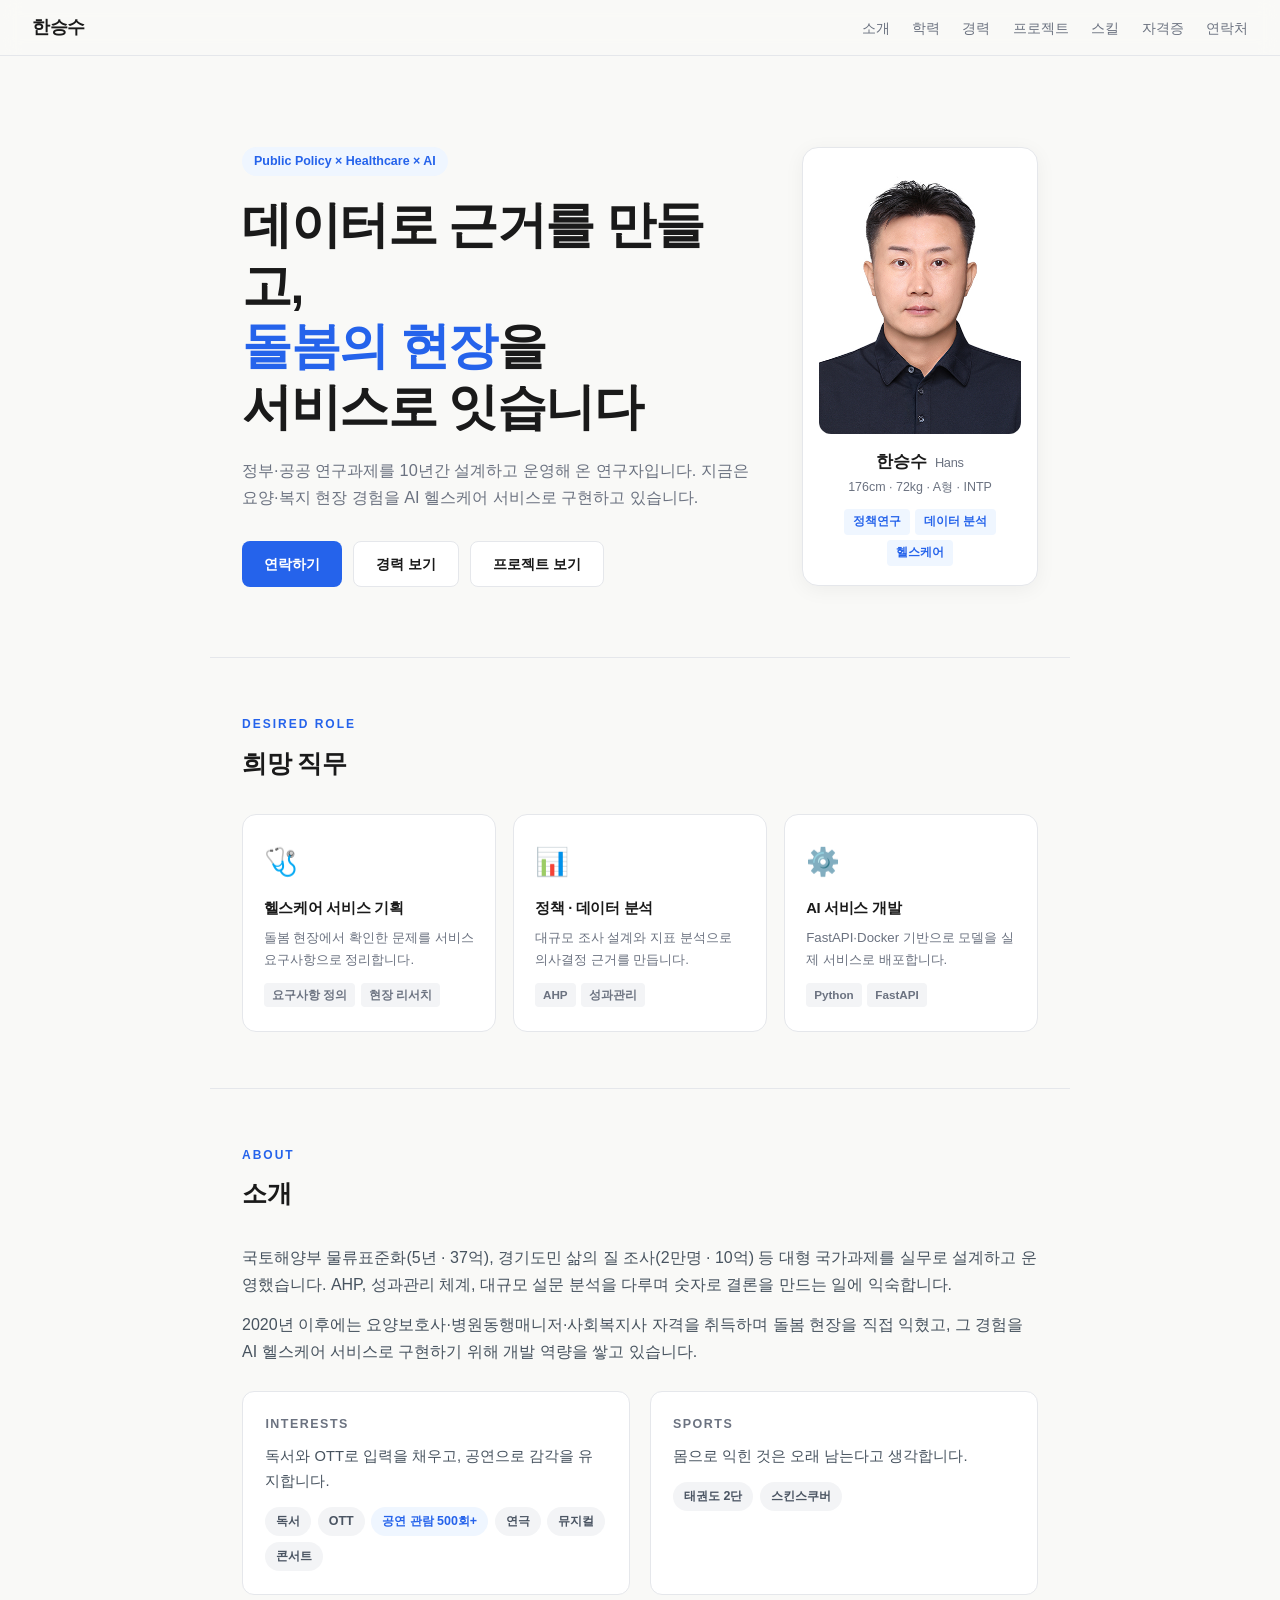
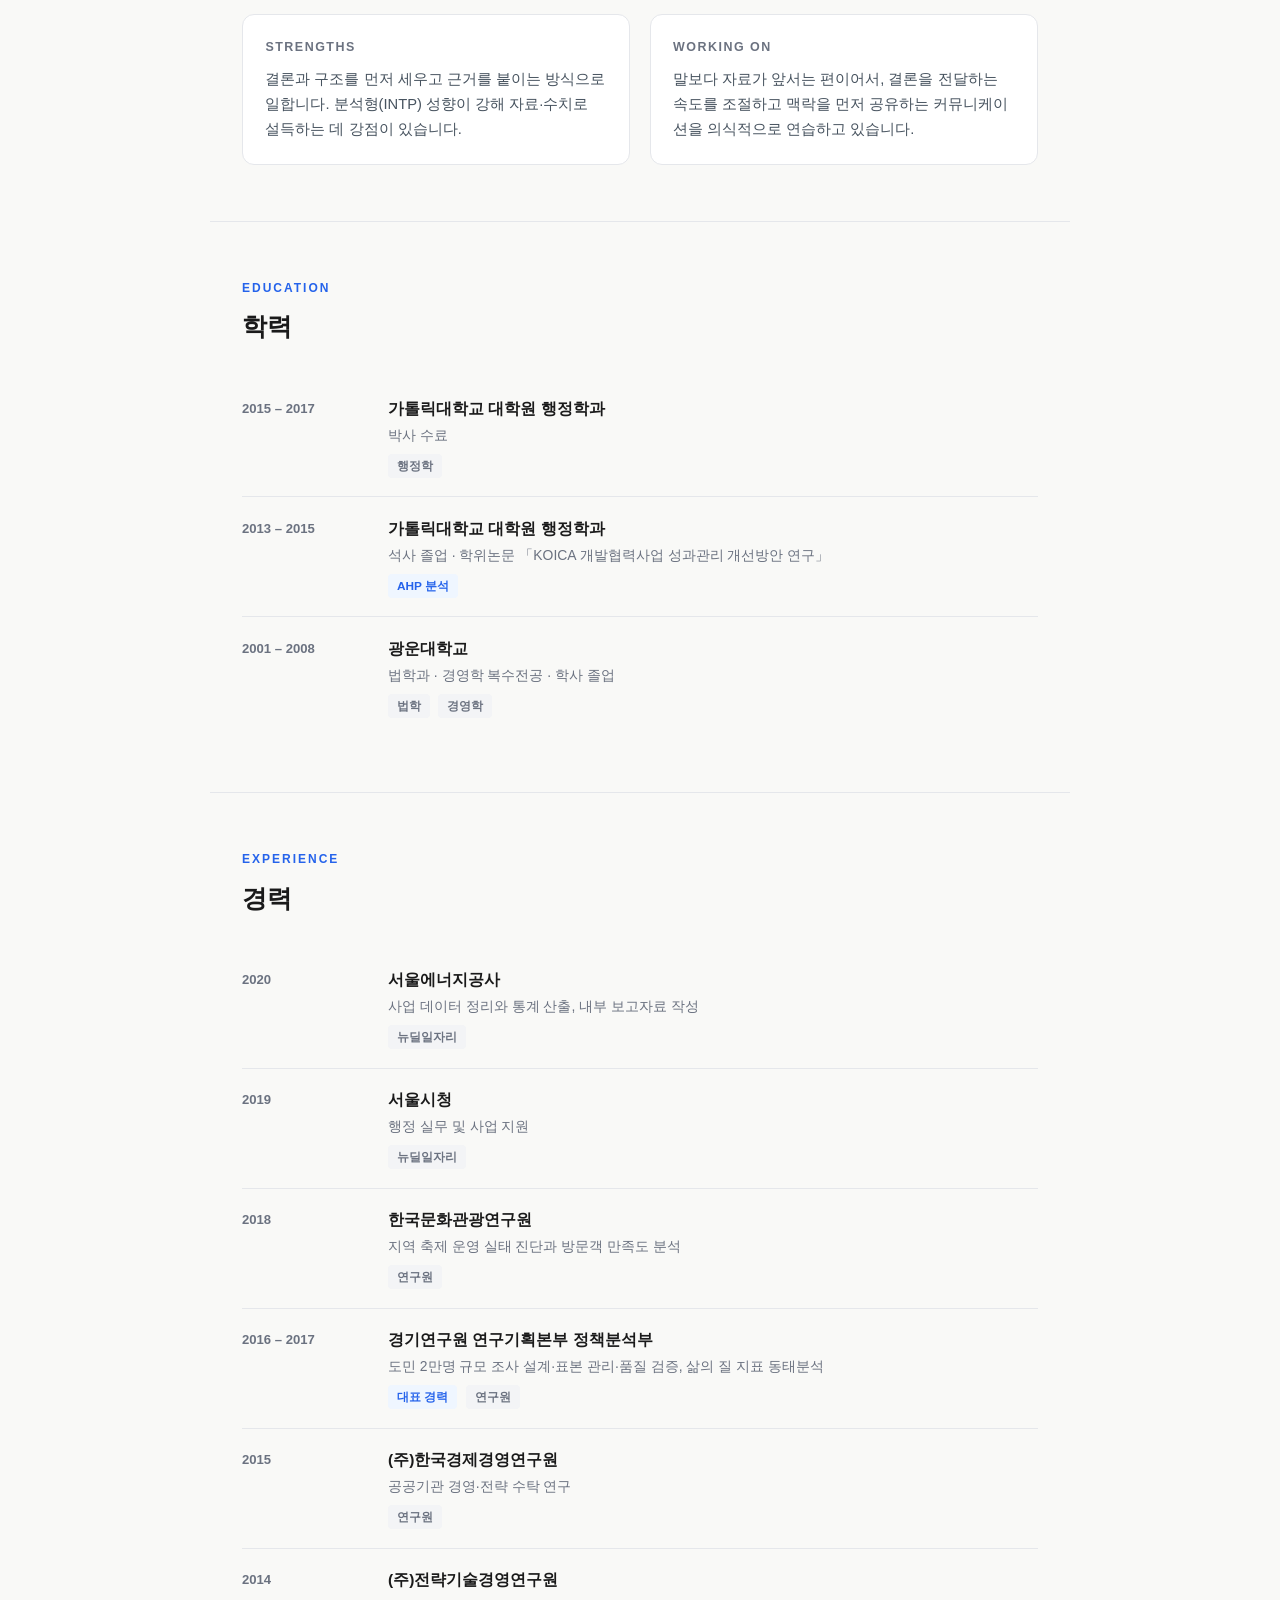
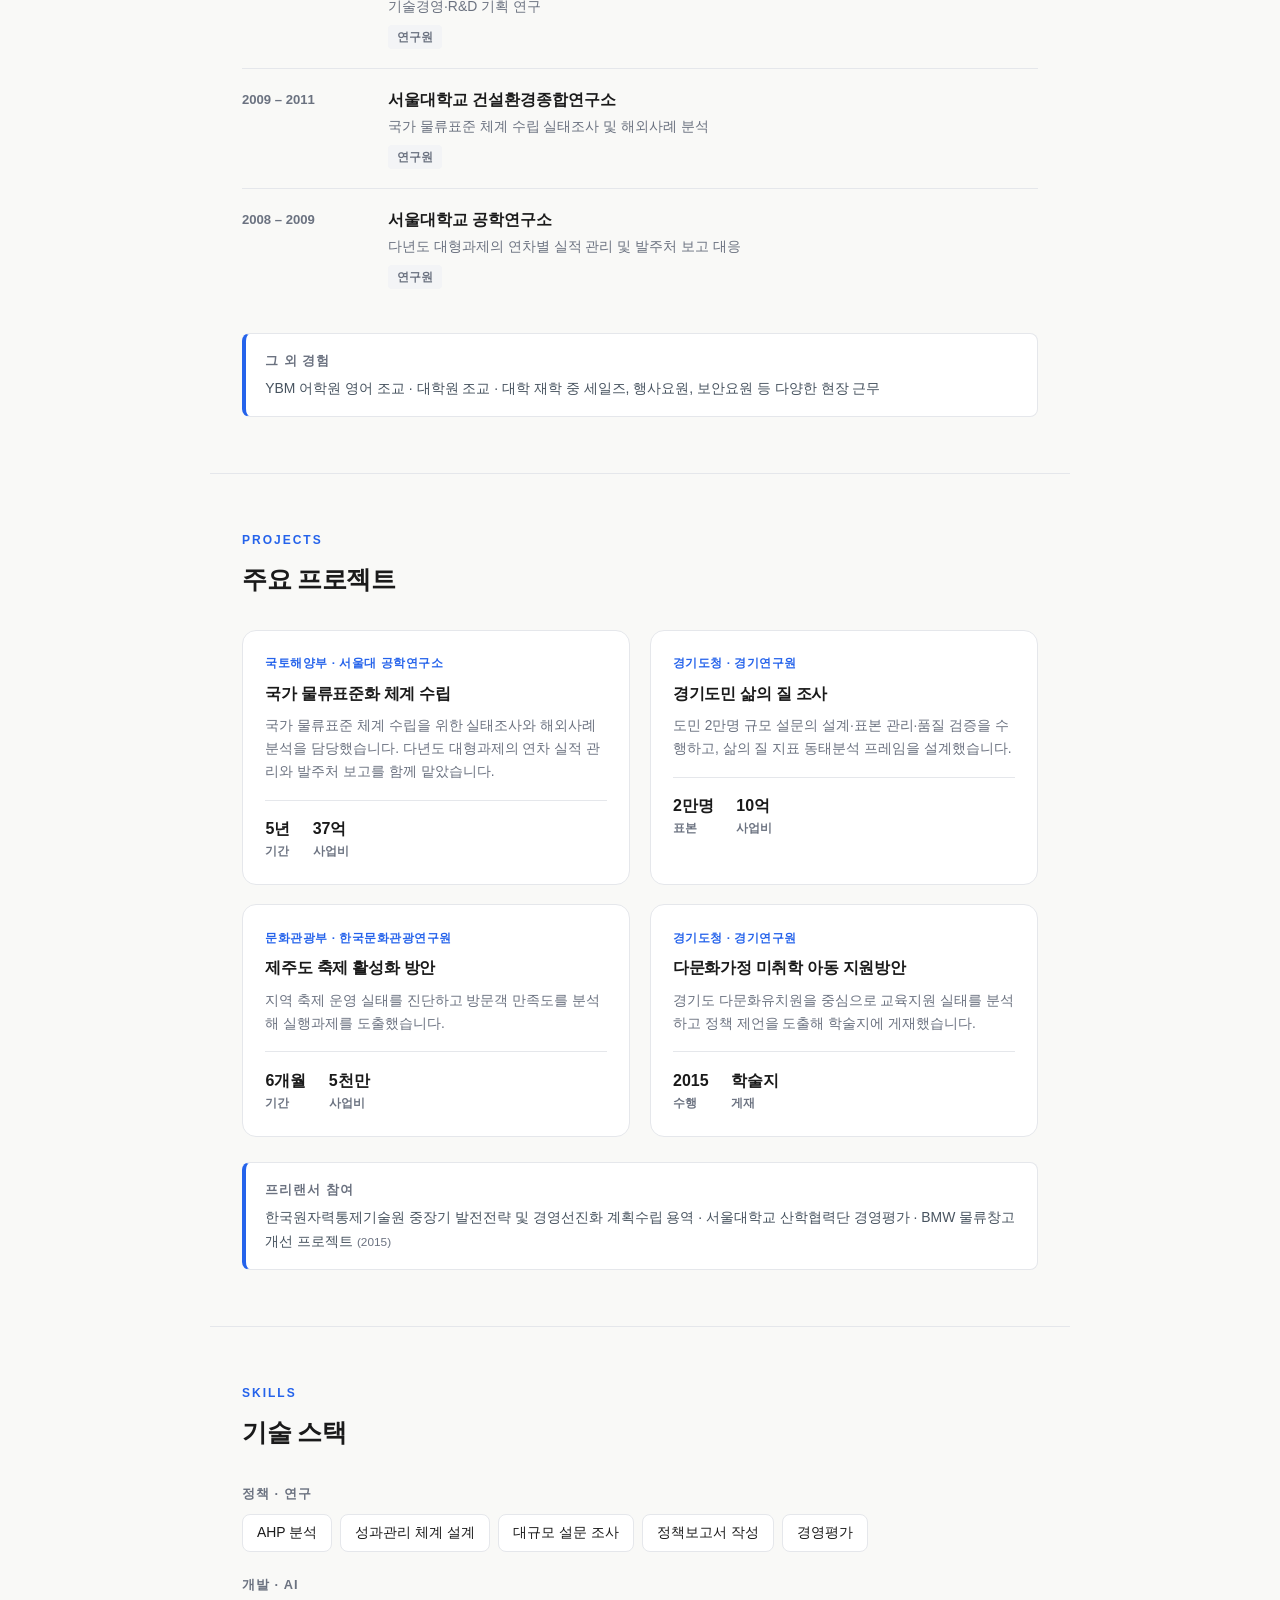
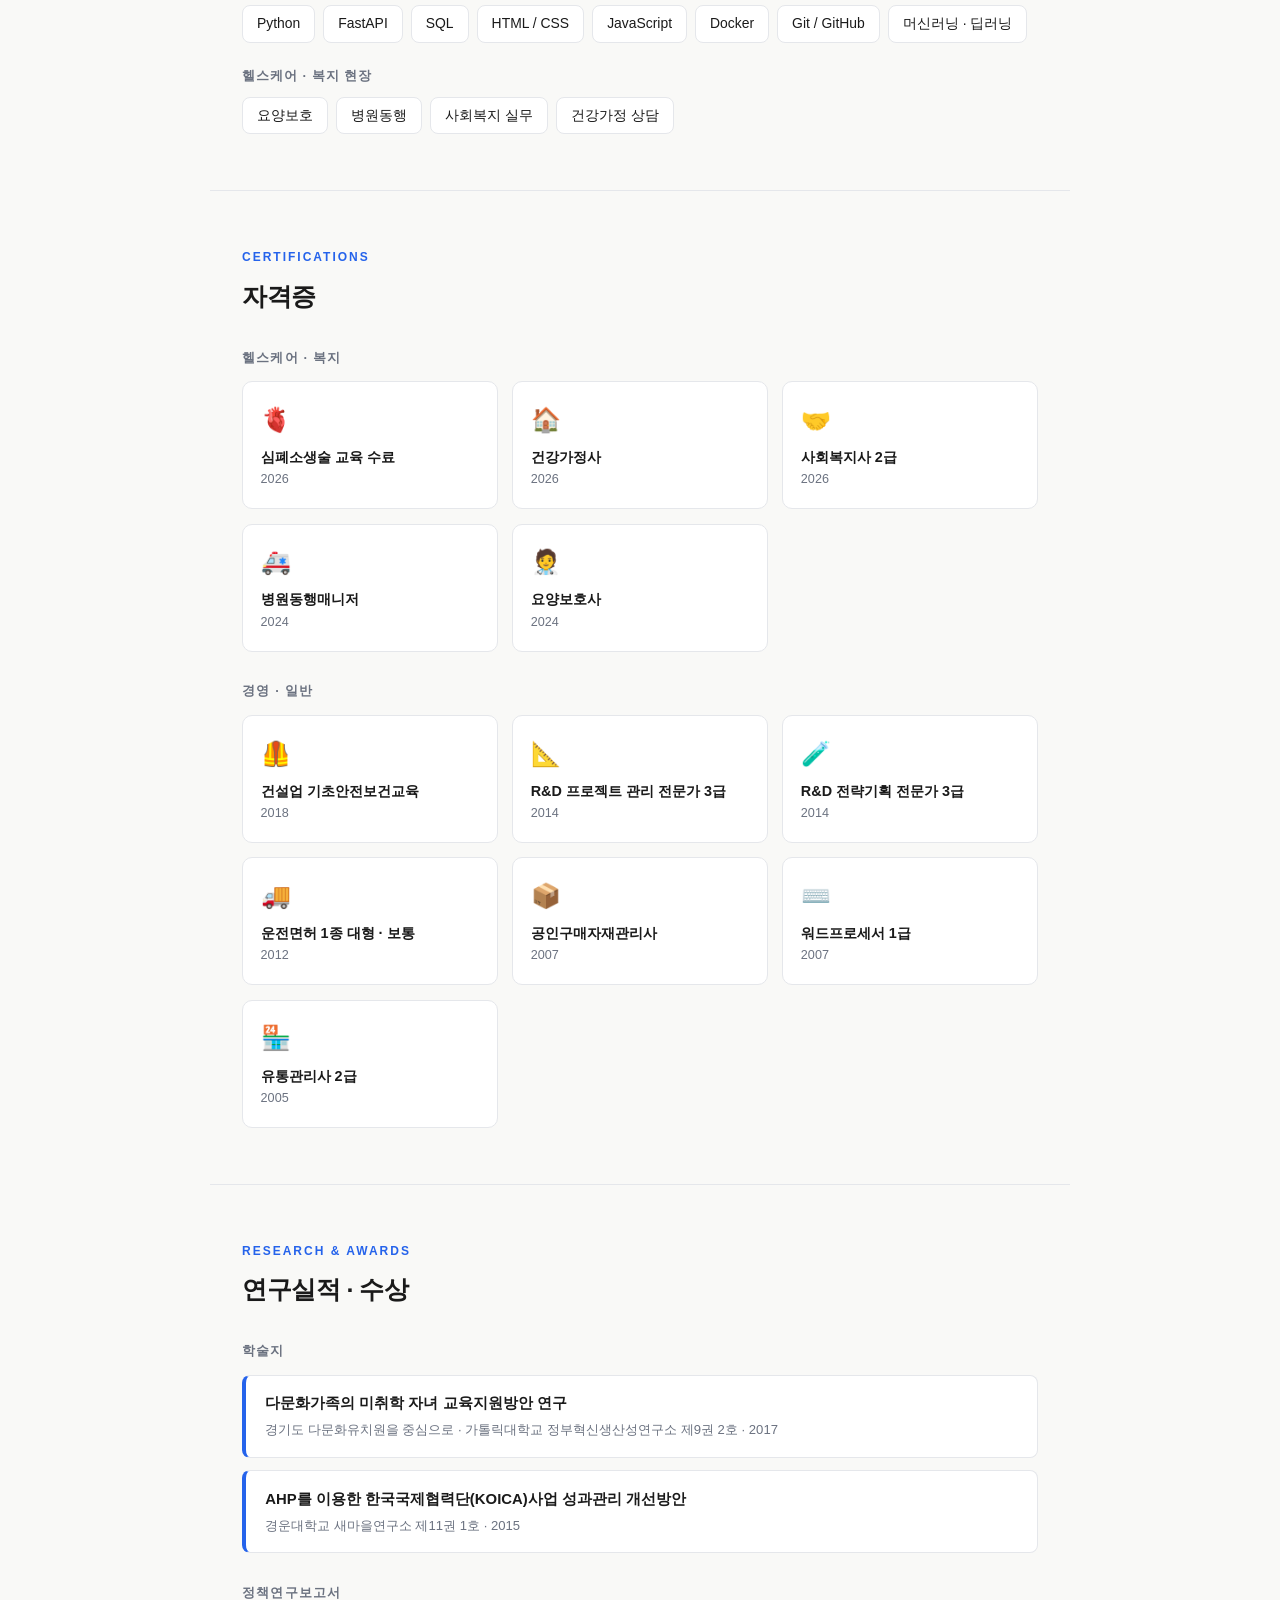
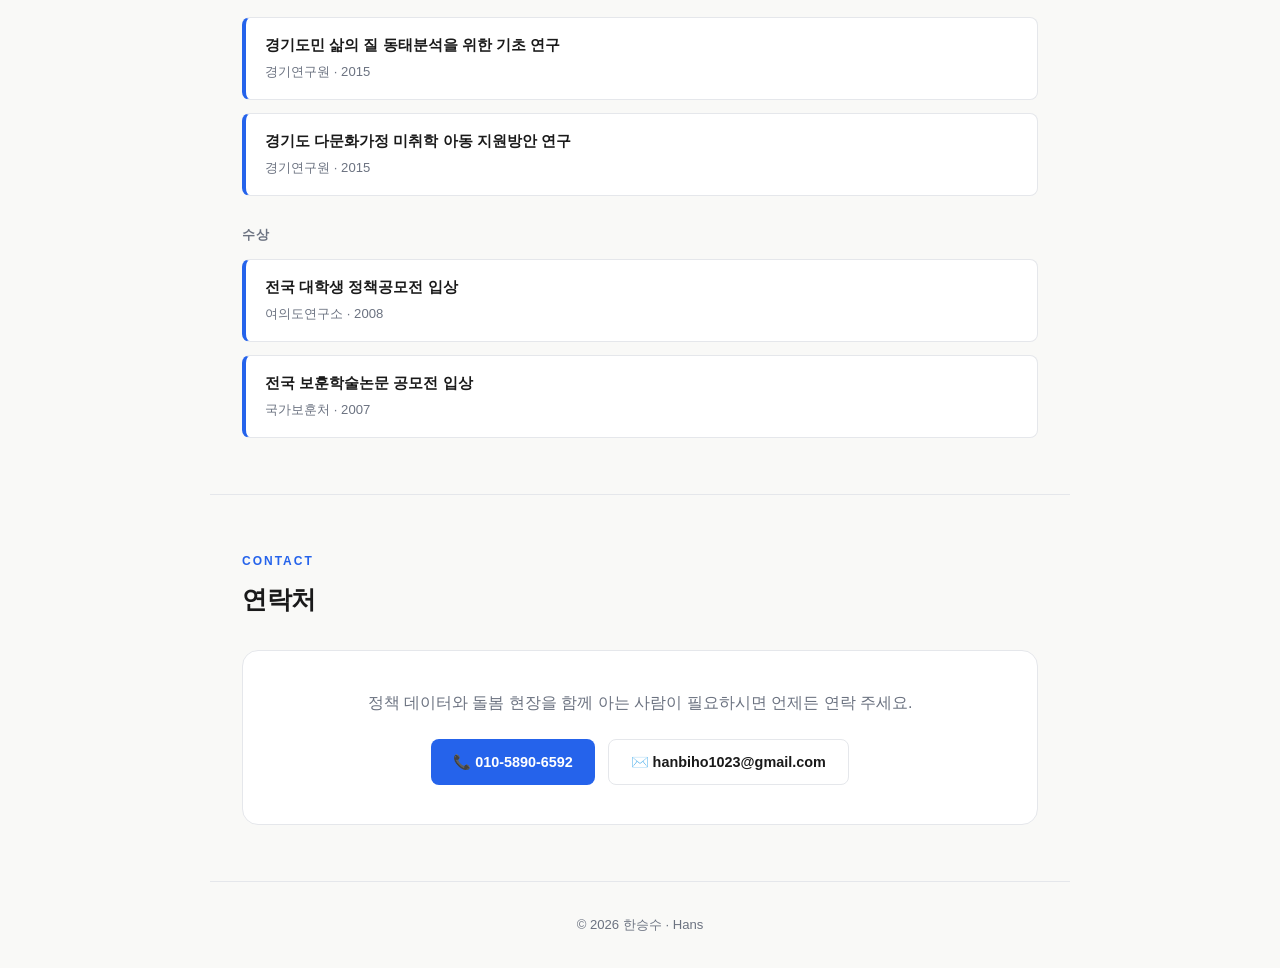
<file: challenger/54_CSS스타일링_이력서디자인완성/resume_v3.html>
<!DOCTYPE html>
<html lang="ko">
<head>
    <meta charset="UTF-8">
    <meta name="viewport" content="width=device-width, initial-scale=1.0">
    <title>한승수 | 이력서</title>
    <link rel="stylesheet" href="resume_style.css">
</head>
<body>

<nav>
    <a href="#top" class="logo">한승수</a>
    <ul>
        <li><a href="#about">소개</a></li>
        <li><a href="#education">학력</a></li>
        <li><a href="#experience">경력</a></li>
        <li><a href="#projects">프로젝트</a></li>
        <li><a href="#skills">스킬</a></li>
        <li><a href="#certs">자격증</a></li>
        <li><a href="#contact">연락처</a></li>
    </ul>
</nav>

<!-- ── HERO ── -->
<header class="hero" id="top">
    <div class="hero-text">
        <span class="badge">Public Policy × Healthcare × AI</span>
        <h1>데이터로 근거를 만들고,<br><span>돌봄의 현장</span>을<br>서비스로 잇습니다</h1>
        <p>
            정부·공공 연구과제를 10년간 설계하고 운영해 온 연구자입니다.
            지금은 요양·복지 현장 경험을 AI 헬스케어 서비스로 구현하고 있습니다.
        </p>
        <div class="cta">
            <a class="btn btn-primary" href="#contact">연락하기</a>
            <a class="btn btn-outline" href="#experience">경력 보기</a>
            <a class="btn btn-outline" href="#projects">프로젝트 보기</a>
        </div>
    </div>

    <aside class="hero-card">
        <div class="hero-photo">
            <img src="profile.jpg" alt="한승수 증명사진">
        </div>
        <p class="hero-name">한승수 <span>Hans</span></p>
        <p class="hero-sub">176cm · 72kg · A형 · INTP</p>
        <div class="hero-tags">
            <span class="hero-tag">정책연구</span>
            <span class="hero-tag">데이터 분석</span>
            <span class="hero-tag">헬스케어</span>
        </div>
    </aside>
</header>

<!-- ── 희망 직무 ── -->
<section id="role">
    <p class="section-label">Desired Role</p>
    <h2 class="section-title">희망 직무</h2>
    <div class="profile-cards">
        <article class="profile-card">
            <div class="pc-icon">🩺</div>
            <h3>헬스케어 서비스 기획</h3>
            <p>돌봄 현장에서 확인한 문제를 서비스 요구사항으로 정리합니다.</p>
            <div class="pc-tags">
                <span class="pc-tag">요구사항 정의</span>
                <span class="pc-tag">현장 리서치</span>
            </div>
        </article>
        <article class="profile-card">
            <div class="pc-icon">📊</div>
            <h3>정책 · 데이터 분석</h3>
            <p>대규모 조사 설계와 지표 분석으로 의사결정 근거를 만듭니다.</p>
            <div class="pc-tags">
                <span class="pc-tag">AHP</span>
                <span class="pc-tag">성과관리</span>
            </div>
        </article>
        <article class="profile-card">
            <div class="pc-icon">⚙️</div>
            <h3>AI 서비스 개발</h3>
            <p>FastAPI·Docker 기반으로 모델을 실제 서비스로 배포합니다.</p>
            <div class="pc-tags">
                <span class="pc-tag">Python</span>
                <span class="pc-tag">FastAPI</span>
            </div>
        </article>
    </div>
</section>

<!-- ── 소개 ── -->
<section id="about">
    <p class="section-label">About</p>
    <h2 class="section-title">소개</h2>

    <div class="about-lead">
        <p>
            국토해양부 물류표준화(5년 · 37억), 경기도민 삶의 질 조사(2만명 · 10억) 등
            대형 국가과제를 실무로 설계하고 운영했습니다.
            AHP, 성과관리 체계, 대규모 설문 분석을 다루며 숫자로 결론을 만드는 일에 익숙합니다.
        </p>
        <p>
            2020년 이후에는 요양보호사·병원동행매니저·사회복지사 자격을 취득하며 돌봄 현장을 직접 익혔고,
            그 경험을 AI 헬스케어 서비스로 구현하기 위해 개발 역량을 쌓고 있습니다.
        </p>
    </div>

    <div class="about-grid">
        <div class="about-card">
            <h3>Interests</h3>
            <p>독서와 OTT로 입력을 채우고, 공연으로 감각을 유지합니다.</p>
            <div class="about-chips">
                <span class="chip">독서</span>
                <span class="chip">OTT</span>
                <span class="chip chip-accent">공연 관람 500회+</span>
                <span class="chip">연극</span>
                <span class="chip">뮤지컬</span>
                <span class="chip">콘서트</span>
            </div>
        </div>
        <div class="about-card">
            <h3>Sports</h3>
            <p>몸으로 익힌 것은 오래 남는다고 생각합니다.</p>
            <div class="about-chips">
                <span class="chip">태권도 2단</span>
                <span class="chip">스킨스쿠버</span>
            </div>
        </div>
        <div class="about-card">
            <h3>Strengths</h3>
            <p>
                결론과 구조를 먼저 세우고 근거를 붙이는 방식으로 일합니다.
                분석형(INTP) 성향이 강해 자료·수치로 설득하는 데 강점이 있습니다.
            </p>
        </div>
        <div class="about-card">
            <h3>Working On</h3>
            <p>
                말보다 자료가 앞서는 편이어서, 결론을 전달하는 속도를 조절하고
                맥락을 먼저 공유하는 커뮤니케이션을 의식적으로 연습하고 있습니다.
            </p>
        </div>
    </div>
</section>

<!-- ── 학력 ── -->
<section id="education">
    <p class="section-label">Education</p>
    <h2 class="section-title">학력</h2>
    <div class="timeline">
        <div class="tl-item">
            <div class="tl-year">2015 – 2017</div>
            <div class="tl-content">
                <h4>가톨릭대학교 대학원 행정학과</h4>
                <p>박사 수료</p>
                <span class="tl-tag">행정학</span>
            </div>
        </div>
        <div class="tl-item">
            <div class="tl-year">2013 – 2015</div>
            <div class="tl-content">
                <h4>가톨릭대학교 대학원 행정학과</h4>
                <p>석사 졸업 · 학위논문 「KOICA 개발협력사업 성과관리 개선방안 연구」</p>
                <span class="tl-tag blue">AHP 분석</span>
            </div>
        </div>
        <div class="tl-item">
            <div class="tl-year">2001 – 2008</div>
            <div class="tl-content">
                <h4>광운대학교</h4>
                <p>법학과 · 경영학 복수전공 · 학사 졸업</p>
                <span class="tl-tag">법학</span>
                <span class="tl-tag">경영학</span>
            </div>
        </div>
    </div>
</section>

<!-- ── 경력 ── -->
<section id="experience">
    <p class="section-label">Experience</p>
    <h2 class="section-title">경력</h2>
    <div class="timeline">
        <div class="tl-item">
            <div class="tl-year">2020</div>
            <div class="tl-content">
                <h4>서울에너지공사</h4>
                <p>사업 데이터 정리와 통계 산출, 내부 보고자료 작성</p>
                <span class="tl-tag">뉴딜일자리</span>
            </div>
        </div>
        <div class="tl-item">
            <div class="tl-year">2019</div>
            <div class="tl-content">
                <h4>서울시청</h4>
                <p>행정 실무 및 사업 지원</p>
                <span class="tl-tag">뉴딜일자리</span>
            </div>
        </div>
        <div class="tl-item">
            <div class="tl-year">2018</div>
            <div class="tl-content">
                <h4>한국문화관광연구원</h4>
                <p>지역 축제 운영 실태 진단과 방문객 만족도 분석</p>
                <span class="tl-tag">연구원</span>
            </div>
        </div>
        <div class="tl-item">
            <div class="tl-year">2016 – 2017</div>
            <div class="tl-content">
                <h4>경기연구원 연구기획본부 정책분석부</h4>
                <p>도민 2만명 규모 조사 설계·표본 관리·품질 검증, 삶의 질 지표 동태분석</p>
                <span class="tl-tag blue">대표 경력</span>
                <span class="tl-tag">연구원</span>
            </div>
        </div>
        <div class="tl-item">
            <div class="tl-year">2015</div>
            <div class="tl-content">
                <h4>(주)한국경제경영연구원</h4>
                <p>공공기관 경영·전략 수탁 연구</p>
                <span class="tl-tag">연구원</span>
            </div>
        </div>
        <div class="tl-item">
            <div class="tl-year">2014</div>
            <div class="tl-content">
                <h4>(주)전략기술경영연구원</h4>
                <p>기술경영·R&amp;D 기획 연구</p>
                <span class="tl-tag">연구원</span>
            </div>
        </div>
        <div class="tl-item">
            <div class="tl-year">2009 – 2011</div>
            <div class="tl-content">
                <h4>서울대학교 건설환경종합연구소</h4>
                <p>국가 물류표준 체계 수립 실태조사 및 해외사례 분석</p>
                <span class="tl-tag">연구원</span>
            </div>
        </div>
        <div class="tl-item">
            <div class="tl-year">2008 – 2009</div>
            <div class="tl-content">
                <h4>서울대학교 공학연구소</h4>
                <p>다년도 대형과제의 연차별 실적 관리 및 발주처 보고 대응</p>
                <span class="tl-tag">연구원</span>
            </div>
        </div>
    </div>

    <div class="side-note">
        <h4>그 외 경험</h4>
        <p>YBM 어학원 영어 조교 · 대학원 조교 · 대학 재학 중 세일즈, 행사요원, 보안요원 등 다양한 현장 근무</p>
    </div>
</section>

<!-- ── 프로젝트 ── -->
<section id="projects">
    <p class="section-label">Projects</p>
    <h2 class="section-title">주요 프로젝트</h2>
    <div class="project-grid">
        <article class="project-card">
            <div class="project-body">
                <p class="project-meta">국토해양부 · 서울대 공학연구소</p>
                <h3 class="project-card-title">국가 물류표준화 체계 수립</h3>
                <p class="project-desc">
                    국가 물류표준 체계 수립을 위한 실태조사와 해외사례 분석을 담당했습니다.
                    다년도 대형과제의 연차 실적 관리와 발주처 보고를 함께 맡았습니다.
                </p>
                <div class="project-stats">
                    <span class="stat"><strong>5년</strong>기간</span>
                    <span class="stat"><strong>37억</strong>사업비</span>
                </div>
            </div>
        </article>

        <article class="project-card">
            <div class="project-body">
                <p class="project-meta">경기도청 · 경기연구원</p>
                <h3 class="project-card-title">경기도민 삶의 질 조사</h3>
                <p class="project-desc">
                    도민 2만명 규모 설문의 설계·표본 관리·품질 검증을 수행하고,
                    삶의 질 지표 동태분석 프레임을 설계했습니다.
                </p>
                <div class="project-stats">
                    <span class="stat"><strong>2만명</strong>표본</span>
                    <span class="stat"><strong>10억</strong>사업비</span>
                </div>
            </div>
        </article>

        <article class="project-card">
            <div class="project-body">
                <p class="project-meta">문화관광부 · 한국문화관광연구원</p>
                <h3 class="project-card-title">제주도 축제 활성화 방안</h3>
                <p class="project-desc">
                    지역 축제 운영 실태를 진단하고 방문객 만족도를 분석해
                    실행과제를 도출했습니다.
                </p>
                <div class="project-stats">
                    <span class="stat"><strong>6개월</strong>기간</span>
                    <span class="stat"><strong>5천만</strong>사업비</span>
                </div>
            </div>
        </article>

        <article class="project-card">
            <div class="project-body">
                <p class="project-meta">경기도청 · 경기연구원</p>
                <h3 class="project-card-title">다문화가정 미취학 아동 지원방안</h3>
                <p class="project-desc">
                    경기도 다문화유치원을 중심으로 교육지원 실태를 분석하고
                    정책 제언을 도출해 학술지에 게재했습니다.
                </p>
                <div class="project-stats">
                    <span class="stat"><strong>2015</strong>수행</span>
                    <span class="stat"><strong>학술지</strong>게재</span>
                </div>
            </div>
        </article>
    </div>

    <div class="side-note">
        <h4>프리랜서 참여</h4>
        <p>
            한국원자력통제기술원 중장기 발전전략 및 경영선진화 계획수립 용역 ·
            서울대학교 산학협력단 경영평가 · BMW 물류창고 개선 프로젝트 <span class="muted-inline">(2015)</span>
        </p>
    </div>
</section>

<!-- ── 스킬 ── -->
<section id="skills">
    <p class="section-label">Skills</p>
    <h2 class="section-title">기술 스택</h2>
    <div class="skill-groups">
        <div class="skill-group">
            <h3>정책 · 연구</h3>
            <div class="skill-tags">
                <span class="skill-tag">AHP 분석</span>
                <span class="skill-tag">성과관리 체계 설계</span>
                <span class="skill-tag">대규모 설문 조사</span>
                <span class="skill-tag">정책보고서 작성</span>
                <span class="skill-tag">경영평가</span>
            </div>
        </div>
        <div class="skill-group">
            <h3>개발 · AI</h3>
            <div class="skill-tags">
                <span class="skill-tag">Python</span>
                <span class="skill-tag">FastAPI</span>
                <span class="skill-tag">SQL</span>
                <span class="skill-tag">HTML / CSS</span>
                <span class="skill-tag">JavaScript</span>
                <span class="skill-tag">Docker</span>
                <span class="skill-tag">Git / GitHub</span>
                <span class="skill-tag">머신러닝 · 딥러닝</span>
            </div>
        </div>
        <div class="skill-group">
            <h3>헬스케어 · 복지 현장</h3>
            <div class="skill-tags">
                <span class="skill-tag">요양보호</span>
                <span class="skill-tag">병원동행</span>
                <span class="skill-tag">사회복지 실무</span>
                <span class="skill-tag">건강가정 상담</span>
            </div>
        </div>
    </div>
</section>

<!-- ── 자격증 ── -->
<section id="certs">
    <p class="section-label">Certifications</p>
    <h2 class="section-title">자격증</h2>

    <h3 class="sub-head">헬스케어 · 복지</h3>
    <div class="cert-grid">
        <div class="cert-card">
            <div class="cert-icon">🫀</div>
            <h4>심폐소생술 교육 수료</h4>
            <p>2026</p>
        </div>
        <div class="cert-card">
            <div class="cert-icon">🏠</div>
            <h4>건강가정사</h4>
            <p>2026</p>
        </div>
        <div class="cert-card">
            <div class="cert-icon">🤝</div>
            <h4>사회복지사 2급</h4>
            <p>2026</p>
        </div>
        <div class="cert-card">
            <div class="cert-icon">🚑</div>
            <h4>병원동행매니저</h4>
            <p>2024</p>
        </div>
        <div class="cert-card">
            <div class="cert-icon">🧑‍⚕️</div>
            <h4>요양보호사</h4>
            <p>2024</p>
        </div>
    </div>

    <h3 class="sub-head">경영 · 일반</h3>
    <div class="cert-grid">
        <div class="cert-card">
            <div class="cert-icon">🦺</div>
            <h4>건설업 기초안전보건교육</h4>
            <p>2018</p>
        </div>
        <div class="cert-card">
            <div class="cert-icon">📐</div>
            <h4>R&amp;D 프로젝트 관리 전문가 3급</h4>
            <p>2014</p>
        </div>
        <div class="cert-card">
            <div class="cert-icon">🧪</div>
            <h4>R&amp;D 전략기획 전문가 3급</h4>
            <p>2014</p>
        </div>
        <div class="cert-card">
            <div class="cert-icon">🚚</div>
            <h4>운전면허 1종 대형 · 보통</h4>
            <p>2012</p>
        </div>
        <div class="cert-card">
            <div class="cert-icon">📦</div>
            <h4>공인구매자재관리사</h4>
            <p>2007</p>
        </div>
        <div class="cert-card">
            <div class="cert-icon">⌨️</div>
            <h4>워드프로세서 1급</h4>
            <p>2007</p>
        </div>
        <div class="cert-card">
            <div class="cert-icon">🏪</div>
            <h4>유통관리사 2급</h4>
            <p>2005</p>
        </div>
    </div>
</section>

<!-- ── 연구실적 · 수상 ── -->
<section id="awards">
    <p class="section-label">Research &amp; Awards</p>
    <h2 class="section-title">연구실적 · 수상</h2>

    <h3 class="sub-head">학술지</h3>
    <div class="award-list">
        <div class="award-item">
            <h4>다문화가족의 미취학 자녀 교육지원방안 연구</h4>
            <p>경기도 다문화유치원을 중심으로 · 가톨릭대학교 정부혁신생산성연구소 제9권 2호 · 2017</p>
        </div>
        <div class="award-item">
            <h4>AHP를 이용한 한국국제협력단(KOICA)사업 성과관리 개선방안</h4>
            <p>경운대학교 새마을연구소 제11권 1호 · 2015</p>
        </div>
    </div>

    <h3 class="sub-head">정책연구보고서</h3>
    <div class="award-list">
        <div class="award-item">
            <h4>경기도민 삶의 질 동태분석을 위한 기초 연구</h4>
            <p>경기연구원 · 2015</p>
        </div>
        <div class="award-item">
            <h4>경기도 다문화가정 미취학 아동 지원방안 연구</h4>
            <p>경기연구원 · 2015</p>
        </div>
    </div>

    <h3 class="sub-head">수상</h3>
    <div class="award-list">
        <div class="award-item">
            <h4>전국 대학생 정책공모전 입상</h4>
            <p>여의도연구소 · 2008</p>
        </div>
        <div class="award-item">
            <h4>전국 보훈학술논문 공모전 입상</h4>
            <p>국가보훈처 · 2007</p>
        </div>
    </div>
</section>

<!-- ── 연락처 ── -->
<section id="contact">
    <p class="section-label">Contact</p>
    <h2 class="section-title">연락처</h2>
    <div class="contact-box">
        <p>정책 데이터와 돌봄 현장을 함께 아는 사람이 필요하시면 언제든 연락 주세요.</p>
        <div class="contact-links">
            <!-- 전화번호 자릿수 확인 필요 -->
            <a class="btn btn-primary" href="tel:01058906592">📞 010-5890-6592</a>
            <a class="btn btn-outline" href="mailto:hanbiho1023@gmail.com">✉️ hanbiho1023@gmail.com</a>
        </div>
    </div>
</section>

<footer>
    <p>© 2026 한승수 · Hans</p>
</footer>

</body>
</html>
</file>
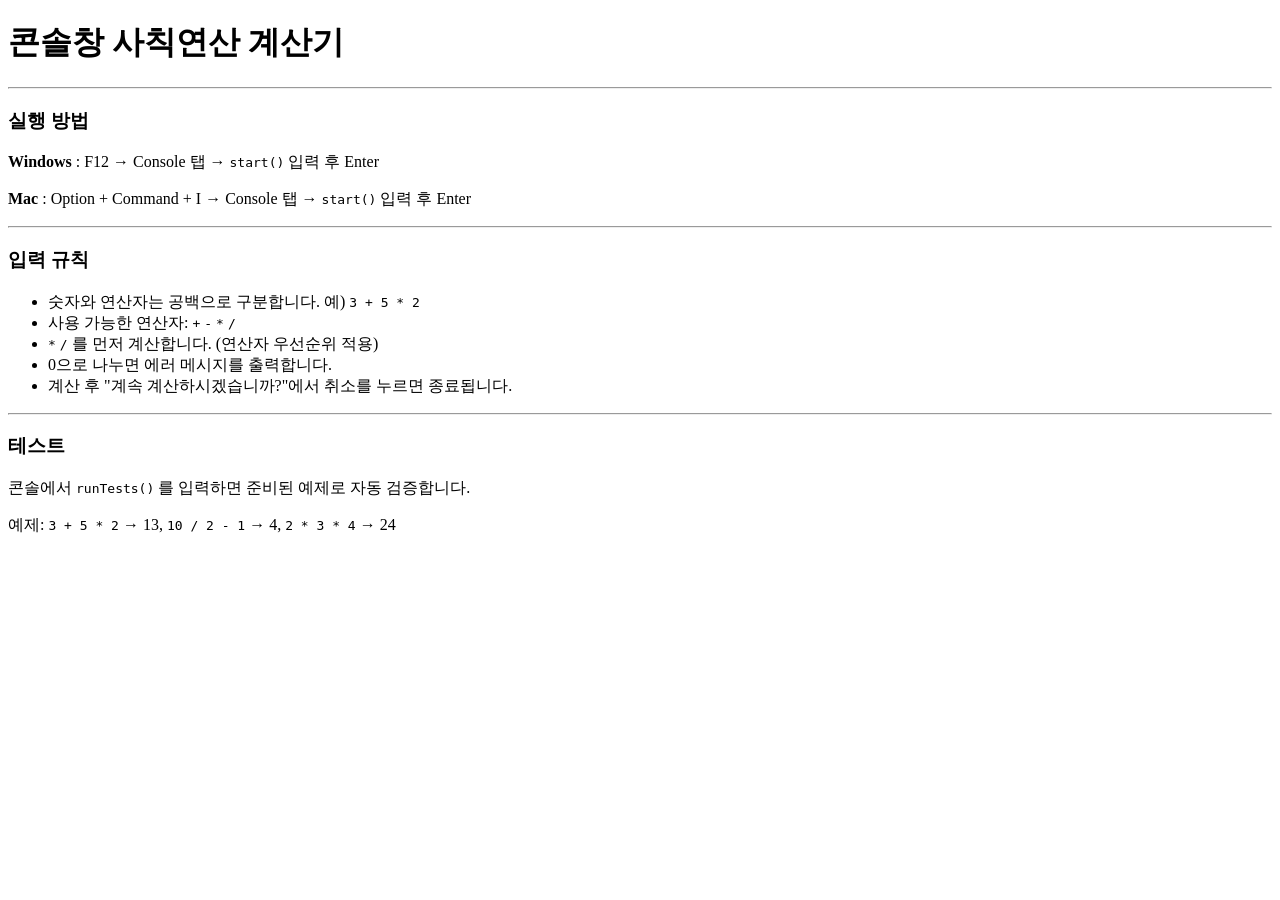
<file: challenger/55_JS기초_콘솔사칙연산계산기/calculator.html>
<!DOCTYPE html>
<html lang="ko">
<head>
    <meta charset="UTF-8">
    <meta name="viewport" content="width=device-width, initial-scale=1.0">
    <title>콘솔 사칙연산 계산기</title>
    <script src="calculator.js"></script>
</head>
<body>
    <h1>콘솔창 사칙연산 계산기</h1>
    <hr>

    <h3>실행 방법</h3>
    <p><strong>Windows</strong> : F12 &rarr; Console 탭 &rarr; <code>start()</code> 입력 후 Enter</p>
    <p><strong>Mac</strong> : Option + Command + I &rarr; Console 탭 &rarr; <code>start()</code> 입력 후 Enter</p>

    <hr>
    <h3>입력 규칙</h3>
    <ul>
        <li>숫자와 연산자는 공백으로 구분합니다. 예) <code>3 + 5 * 2</code></li>
        <li>사용 가능한 연산자: <code>+</code> <code>-</code> <code>*</code> <code>/</code></li>
        <li><code>*</code> <code>/</code> 를 먼저 계산합니다. (연산자 우선순위 적용)</li>
        <li>0으로 나누면 에러 메시지를 출력합니다.</li>
        <li>계산 후 "계속 계산하시겠습니까?"에서 취소를 누르면 종료됩니다.</li>
    </ul>

    <hr>
    <h3>테스트</h3>
    <p>콘솔에서 <code>runTests()</code> 를 입력하면 준비된 예제로 자동 검증합니다.</p>
    <p>예제: <code>3 + 5 * 2</code> &rarr; 13, <code>10 / 2 - 1</code> &rarr; 4, <code>2 * 3 * 4</code> &rarr; 24</p>
</body>
</html>
</file>
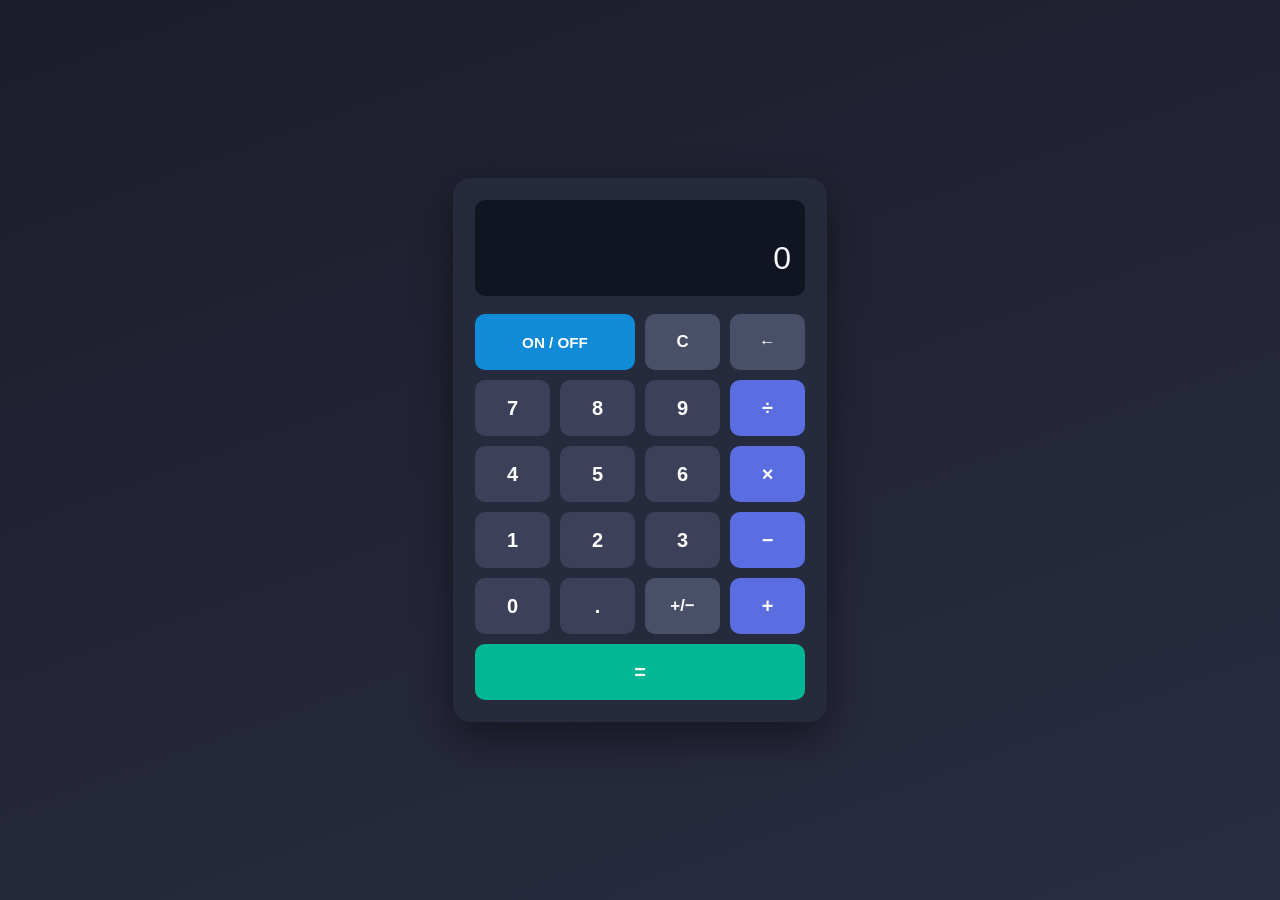
<file: challenger/56_JS_DOM_버튼계산기/calculator_v2.html>
<!DOCTYPE html>
<html lang="ko">
<head>
    <meta charset="UTF-8">
    <meta name="viewport" content="width=device-width, initial-scale=1.0">
    <title>버튼 계산기</title>
    <link rel="stylesheet" href="calculator_style.css">
</head>
<body>
    <div class="calculator">
        <div class="screen">
            <div id="history" class="history"></div>
            <input type="text" id="display" readonly value="0">
        </div>

        <div class="buttons">
            <button class="power on" id="powerBtn">ON / OFF</button>
            <button class="func" data-action="clear">C</button>
            <button class="func" data-action="backspace">&larr;</button>

            <button class="number" data-number="7">7</button>
            <button class="number" data-number="8">8</button>
            <button class="number" data-number="9">9</button>
            <button class="operator" data-operator="/">&divide;</button>

            <button class="number" data-number="4">4</button>
            <button class="number" data-number="5">5</button>
            <button class="number" data-number="6">6</button>
            <button class="operator" data-operator="*">&times;</button>

            <button class="number" data-number="1">1</button>
            <button class="number" data-number="2">2</button>
            <button class="number" data-number="3">3</button>
            <button class="operator" data-operator="-">&minus;</button>

            <button class="number" data-number="0">0</button>
            <button class="number" data-number=".">.</button>
            <button class="func" data-action="sign">+/&minus;</button>
            <button class="operator" data-operator="+">+</button>

            <button class="enter" data-action="equal">=</button>
        </div>
    </div>

    <script src="calculator_v2.js"></script>
</body>
</html>
</file>
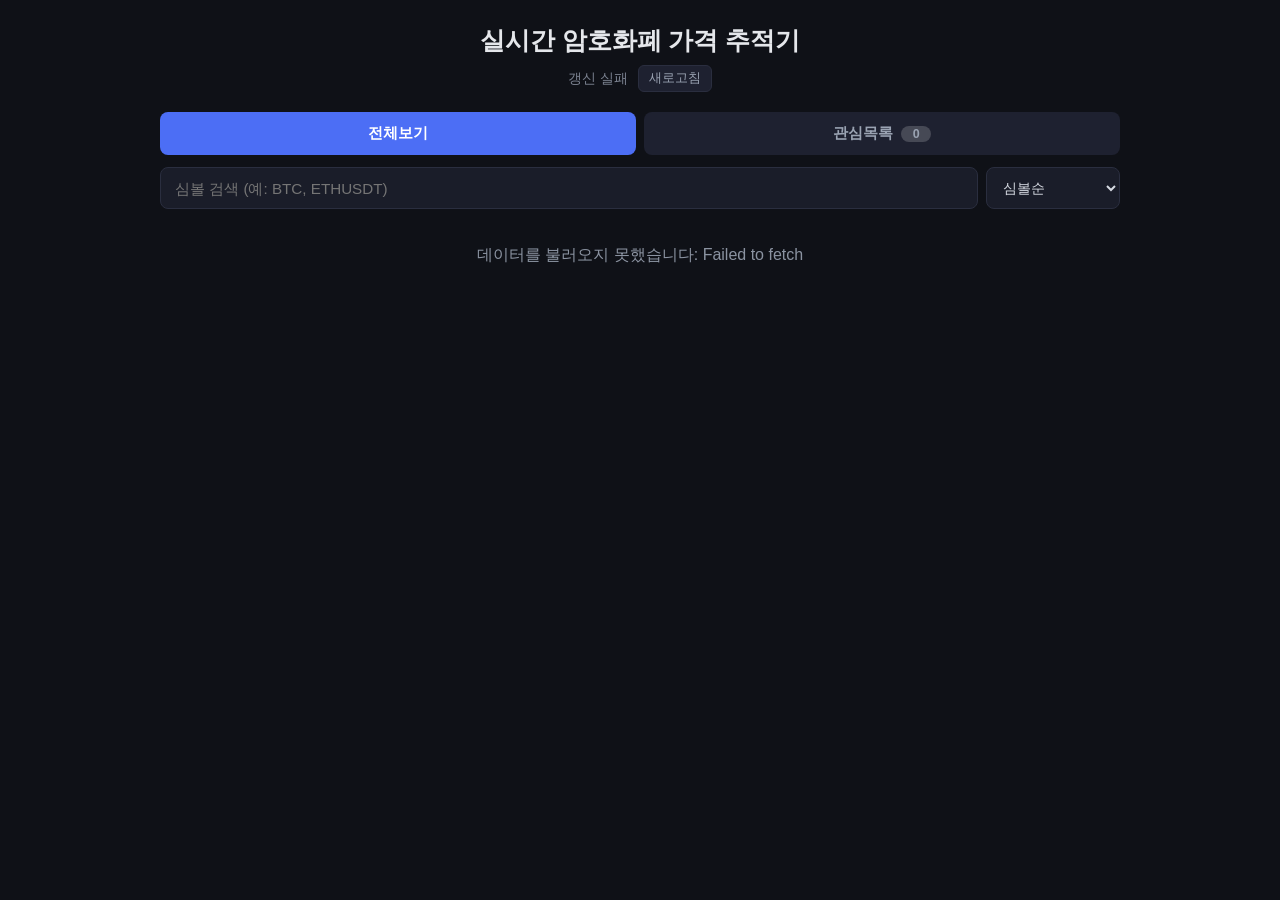
<file: challenger/57_JS비동기_암호화폐가격추적기/crypto_tracker.html>
<!DOCTYPE html>
<html lang="ko">
<head>
    <meta charset="UTF-8">
    <meta name="viewport" content="width=device-width, initial-scale=1.0">
    <title>실시간 암호화폐 가격 추적기</title>
    <link rel="stylesheet" href="crypto_style.css">
</head>
<body>
    <div class="container">
        <header class="page-header">
            <h1>실시간 암호화폐 가격 추적기</h1>
            <p class="updated">
                <span id="updatedAt">불러오는 중...</span>
                <button id="refreshBtn" class="refresh-btn">새로고침</button>
            </p>
        </header>

        <div class="tabs">
            <button id="allTab" class="tab-btn active" data-tab="all">전체보기</button>
            <button id="favTab" class="tab-btn" data-tab="favorites">
                관심목록 <span id="favCount" class="badge">0</span>
            </button>
        </div>

        <div class="controls">
            <input type="text" id="searchBox" placeholder="심볼 검색 (예: BTC, ETHUSDT)">
            <select id="sortSelect">
                <option value="symbol">심볼순</option>
                <option value="change-desc">상승률 높은순</option>
                <option value="change-asc">하락률 높은순</option>
                <option value="volume">거래대금순</option>
            </select>
        </div>

        <p id="status" class="status">데이터를 불러오는 중...</p>

        <div class="table-wrap">
            <table id="cryptoTable" class="hidden">
                <thead>
                    <tr>
                        <th>관심</th>
                        <th>심볼</th>
                        <th>현재가</th>
                        <th>24h 변동률</th>
                        <th>고가</th>
                        <th>저가</th>
                        <th>거래대금</th>
                    </tr>
                </thead>
                <tbody id="cryptoBody"></tbody>
            </table>
        </div>
    </div>

    <script src="crypto_tracker.js"></script>
</body>
</html>
</file>
<file: challenger/54_CSS스타일링_이력서디자인완성/resume_style.css>
/* ===========================================================
   챌린저 54 - HTML/CSS 3일차
   CSS 변수 · Flexbox · Grid · sticky · 반응형 · 인쇄 스타일
   =========================================================== */

/* ── 디자인 토큰 ── */
:root {
    --bg: #f9f9f7;
    --surface: #ffffff;
    --accent: #2563eb;
    --accent-dark: #1d4ed8;
    --accent-light: #eff6ff;
    --text: #1a1a1a;
    --muted: #6b7280;
    --border: #e5e7eb;
    --tag-bg: #f3f4f6;
    --max: 860px;
}

* {
    margin: 0;
    padding: 0;
    box-sizing: border-box;
}

body {
    font-family: 'Pretendard', -apple-system, BlinkMacSystemFont,
                 'Apple SD Gothic Neo', 'Noto Sans KR', 'Malgun Gothic', sans-serif;
    background: var(--bg);
    color: var(--text);
    line-height: 1.7;
    -webkit-font-smoothing: antialiased;
}

a {
    color: inherit;
    text-decoration: none;
}

/* ── 네비게이션 (sticky) ── */
nav {
    position: sticky;
    top: 0;
    z-index: 100;
    height: 56px;
    padding: 0 2rem;
    background: rgba(249, 249, 247, 0.85);
    backdrop-filter: blur(10px);
    border-bottom: 1px solid var(--border);
    display: flex;
    align-items: center;
    justify-content: space-between;
}

nav .logo {
    font-weight: 700;
    font-size: 1.1rem;
    letter-spacing: -0.5px;
}

nav ul {
    list-style: none;
    display: flex;
    gap: 1.4rem;
}

nav ul a {
    font-size: 0.88rem;
    color: var(--muted);
    transition: color 0.2s;
}

nav ul a:hover {
    color: var(--accent);
}

/* ── 히어로 ── */
.hero {
    max-width: var(--max);
    margin: 0 auto;
    padding: 90px 2rem 70px;
    display: flex;
    align-items: center;
    gap: 3rem;
}

.hero-text {
    flex: 1;
}

.badge {
    display: inline-block;
    background: var(--accent-light);
    color: var(--accent);
    font-size: 0.78rem;
    font-weight: 600;
    padding: 4px 12px;
    border-radius: 999px;
    margin-bottom: 1.2rem;
}

.hero h1 {
    font-size: clamp(2rem, 4.6vw, 3.1rem);
    font-weight: 800;
    letter-spacing: -1.5px;
    line-height: 1.22;
    margin-bottom: 1.2rem;
}

.hero h1 > span {
    color: var(--accent);
}

.hero-text > p {
    font-size: 1.02rem;
    color: var(--muted);
    max-width: 520px;
    margin-bottom: 1.8rem;
}

.cta {
    display: flex;
    gap: 0.7rem;
    flex-wrap: wrap;
}

.btn {
    display: inline-flex;
    align-items: center;
    gap: 6px;
    padding: 10px 22px;
    border-radius: 8px;
    font-size: 0.9rem;
    font-weight: 600;
    transition: all 0.2s;
    cursor: pointer;
}

.btn-primary {
    background: var(--accent);
    color: #fff;
}

.btn-primary:hover {
    background: var(--accent-dark);
}

.btn-outline {
    border: 1.5px solid var(--border);
    background: var(--surface);
    color: var(--text);
}

.btn-outline:hover {
    border-color: var(--accent);
    color: var(--accent);
}

/* ── 히어로 프로필 카드 ── */
.hero-card {
    flex-shrink: 0;
    width: 236px;
    background: var(--surface);
    border: 1px solid var(--border);
    border-radius: 16px;
    padding: 1rem 1rem 1.2rem;
    text-align: center;
    box-shadow: 0 4px 20px rgba(0, 0, 0, 0.05);
}

.hero-photo {
    width: 100%;
    aspect-ratio: 3 / 4;
    max-width: 100%;
    border-radius: 12px;
    overflow: hidden;
    background: var(--tag-bg);
    margin-bottom: 0.9rem;
}

.hero-photo img {
    width: 100%;
    height: 100%;
    object-fit: cover;
    display: block;
}

.hero-name {
    font-size: 1.05rem;
    font-weight: 800;
    letter-spacing: -0.3px;
}

.hero-name span {
    font-size: 0.8rem;
    font-weight: 500;
    color: var(--muted);
    margin-left: 4px;
}

.hero-sub {
    font-size: 0.78rem;
    color: var(--muted);
    margin-bottom: 0.7rem;
}

.hero-tags {
    display: flex;
    flex-wrap: wrap;
    gap: 0.35rem;
    justify-content: center;
}

.hero-tag {
    background: var(--accent-light);
    color: var(--accent);
    font-size: 0.72rem;
    font-weight: 600;
    padding: 3px 9px;
    border-radius: 4px;
}

/* ── 섹션 공통 ── */
section {
    max-width: var(--max);
    margin: 0 auto;
    padding: 56px 2rem;
    border-top: 1px solid var(--border);
}

.section-label {
    font-size: 0.75rem;
    font-weight: 700;
    letter-spacing: 2px;
    text-transform: uppercase;
    color: var(--accent);
    margin-bottom: 0.5rem;
}

.section-title {
    font-size: 1.55rem;
    font-weight: 800;
    letter-spacing: -0.5px;
    margin-bottom: 1.8rem;
}

.sub-head {
    font-size: 0.8rem;
    font-weight: 700;
    letter-spacing: 1.2px;
    text-transform: uppercase;
    color: var(--muted);
    margin: 1.8rem 0 0.8rem;
}

.sub-head:first-of-type {
    margin-top: 0;
}

/* ── 희망 직무 카드 ── */
.profile-cards {
    display: grid;
    grid-template-columns: repeat(3, 1fr);
    gap: 1.1rem;
}

.profile-card {
    background: var(--surface);
    border: 1px solid var(--border);
    border-radius: 14px;
    padding: 1.5rem 1.3rem;
    transition: box-shadow 0.2s, border-color 0.2s;
}

.profile-card:hover {
    box-shadow: 0 4px 16px rgba(0, 0, 0, 0.07);
    border-color: var(--accent);
}

.pc-icon {
    font-size: 1.7rem;
    margin-bottom: 0.7rem;
}

.profile-card h3 {
    font-size: 0.92rem;
    font-weight: 800;
    letter-spacing: -0.3px;
    margin-bottom: 0.4rem;
}

.profile-card p {
    font-size: 0.83rem;
    color: var(--muted);
    line-height: 1.6;
}

.pc-tags {
    display: flex;
    flex-wrap: wrap;
    gap: 0.35rem;
    margin-top: 0.8rem;
}

.pc-tag {
    background: var(--tag-bg);
    color: var(--muted);
    font-size: 0.73rem;
    font-weight: 600;
    padding: 2px 8px;
    border-radius: 4px;
}

/* ── 소개 ── */
.about-lead {
    margin-bottom: 1.6rem;
}

.about-lead p {
    color: #47535f;
    margin-bottom: 0.8rem;
}

.about-grid {
    display: grid;
    grid-template-columns: 1fr 1fr;
    gap: 1.2rem;
}

.about-card {
    background: var(--surface);
    border: 1px solid var(--border);
    border-radius: 12px;
    padding: 1.4rem;
}

.about-card h3 {
    font-size: 0.78rem;
    font-weight: 700;
    letter-spacing: 1.5px;
    text-transform: uppercase;
    color: var(--muted);
    margin-bottom: 0.5rem;
}

.about-card p {
    font-size: 0.92rem;
    color: #47535f;
}

.about-chips {
    display: flex;
    flex-wrap: wrap;
    gap: 0.4rem;
    margin-top: 0.8rem;
}

.chip {
    background: var(--tag-bg);
    color: #4b5563;
    font-size: 0.78rem;
    font-weight: 600;
    padding: 4px 11px;
    border-radius: 999px;
}

.chip-accent {
    background: var(--accent-light);
    color: var(--accent);
}

/* ── 타임라인 ── */
.timeline {
    display: flex;
    flex-direction: column;
}

.tl-item {
    display: grid;
    grid-template-columns: 130px 1fr;
    gap: 1rem;
    padding: 1.15rem 0;
    border-bottom: 1px solid var(--border);
}

.tl-item:last-child {
    border-bottom: none;
}

.tl-year {
    font-size: 0.82rem;
    color: var(--muted);
    font-weight: 600;
    padding-top: 2px;
    white-space: nowrap;
}

.tl-content h4 {
    font-size: 0.97rem;
    font-weight: 700;
}

.tl-content p {
    font-size: 0.87rem;
    color: var(--muted);
    margin-top: 2px;
}

.tl-tag {
    display: inline-block;
    margin: 6px 4px 0 0;
    background: var(--tag-bg);
    color: var(--muted);
    font-size: 0.74rem;
    font-weight: 600;
    padding: 2px 9px;
    border-radius: 4px;
}

.tl-tag.blue {
    background: var(--accent-light);
    color: var(--accent);
}

/* ── 보조 노트 ── */
.side-note {
    margin-top: 1.6rem;
    background: var(--surface);
    border: 1px solid var(--border);
    border-left: 4px solid var(--accent);
    border-radius: 8px;
    padding: 1rem 1.2rem;
}

.side-note h4 {
    font-size: 0.8rem;
    font-weight: 700;
    letter-spacing: 1px;
    text-transform: uppercase;
    color: var(--muted);
    margin-bottom: 0.3rem;
}

.side-note p {
    font-size: 0.87rem;
    color: #47535f;
}

.muted-inline {
    color: var(--muted);
    font-size: 0.85em;
}

/* ── 프로젝트 ── */
.project-grid {
    display: grid;
    grid-template-columns: repeat(auto-fill, minmax(280px, 1fr));
    gap: 1.2rem;
}

.project-card {
    background: var(--surface);
    border: 1px solid var(--border);
    border-radius: 14px;
    overflow: hidden;
    transition: box-shadow 0.2s, border-color 0.2s, transform 0.2s;
}

.project-card:hover {
    box-shadow: 0 8px 24px rgba(0, 0, 0, 0.1);
    border-color: var(--accent);
    transform: translateY(-2px);
}

.project-body {
    padding: 1.4rem;
}

.project-meta {
    font-size: 0.74rem;
    font-weight: 600;
    letter-spacing: 0.5px;
    color: var(--accent);
    margin-bottom: 0.4rem;
}

.project-card-title {
    font-size: 1.02rem;
    font-weight: 800;
    letter-spacing: -0.3px;
    margin-bottom: 0.5rem;
}

.project-desc {
    font-size: 0.86rem;
    color: var(--muted);
    line-height: 1.65;
}

.project-stats {
    display: flex;
    gap: 1.4rem;
    margin-top: 1rem;
    padding-top: 0.9rem;
    border-top: 1px solid var(--border);
}

.stat {
    display: flex;
    flex-direction: column;
    font-size: 0.72rem;
    color: var(--muted);
    font-weight: 600;
}

.stat strong {
    font-size: 1rem;
    color: var(--text);
    font-weight: 800;
}

/* ── 스킬 ── */
.skill-groups {
    display: flex;
    flex-direction: column;
    gap: 1.4rem;
}

.skill-group h3 {
    font-size: 0.8rem;
    font-weight: 700;
    letter-spacing: 1px;
    text-transform: uppercase;
    color: var(--muted);
    margin-bottom: 0.6rem;
}

.skill-tags {
    display: flex;
    flex-wrap: wrap;
    gap: 0.5rem;
}

.skill-tag {
    background: var(--surface);
    border: 1.5px solid var(--border);
    border-radius: 8px;
    padding: 6px 14px;
    font-size: 0.87rem;
    font-weight: 500;
    transition: border-color 0.2s, color 0.2s;
}

.skill-tag:hover {
    border-color: var(--accent);
    color: var(--accent);
}

/* ── 자격증 ── */
.cert-grid {
    display: grid;
    grid-template-columns: repeat(auto-fill, minmax(190px, 1fr));
    gap: 0.9rem;
}

.cert-card {
    background: var(--surface);
    border: 1px solid var(--border);
    border-radius: 10px;
    padding: 1.1rem;
    transition: box-shadow 0.2s;
}

.cert-card:hover {
    box-shadow: 0 4px 16px rgba(0, 0, 0, 0.07);
}

.cert-icon {
    font-size: 1.5rem;
    margin-bottom: 0.4rem;
}

.cert-card h4 {
    font-size: 0.9rem;
    font-weight: 700;
    line-height: 1.4;
}

.cert-card p {
    font-size: 0.79rem;
    color: var(--muted);
    margin-top: 2px;
}

/* ── 수상 · 연구실적 ── */
.award-list {
    display: flex;
    flex-direction: column;
    gap: 0.8rem;
}

.award-item {
    background: var(--surface);
    border: 1px solid var(--border);
    border-left: 4px solid var(--accent);
    border-radius: 8px;
    padding: 0.95rem 1.2rem;
}

.award-item h4 {
    font-size: 0.93rem;
    font-weight: 700;
}

.award-item p {
    font-size: 0.82rem;
    color: var(--muted);
    margin-top: 3px;
}

/* ── 연락처 ── */
.contact-box {
    background: var(--surface);
    border: 1px solid var(--border);
    border-radius: 16px;
    padding: 2.4rem 2rem;
    text-align: center;
}

.contact-box > p {
    color: var(--muted);
    margin-bottom: 1.4rem;
}

.contact-links {
    display: flex;
    justify-content: center;
    gap: 0.8rem;
    flex-wrap: wrap;
}

/* ── 푸터 ── */
footer {
    max-width: var(--max);
    margin: 0 auto;
    padding: 2rem;
    border-top: 1px solid var(--border);
    text-align: center;
    color: var(--muted);
    font-size: 0.82rem;
}

/* ── 반응형 ── */
@media (max-width: 860px) {
    nav {
        padding: 0 1rem;
    }

    nav ul {
        gap: 0.9rem;
        overflow-x: auto;
    }

    nav ul a {
        font-size: 0.8rem;
        white-space: nowrap;
    }

    .profile-cards {
        grid-template-columns: 1fr;
    }
}

@media (max-width: 700px) {
    .hero {
        flex-direction: column-reverse;
        align-items: flex-start;
        padding: 48px 1.2rem 40px;
        gap: 1.8rem;
    }

    .hero-card {
        width: 100%;
        max-width: 260px;
        margin: 0 auto;
    }

    section {
        padding: 40px 1.2rem;
    }

    .about-grid {
        grid-template-columns: 1fr;
    }

    .tl-item {
        grid-template-columns: 1fr;
        gap: 0.2rem;
    }

    .project-stats {
        gap: 1rem;
    }
}

/* ── 인쇄 ── */
@media print {
    :root {
        --bg: #fff;
    }

    nav,
    .cta,
    .contact-links {
        display: none;
    }

    body {
        line-height: 1.5;
    }

    .hero {
        padding: 0 0 20px;
    }

    section {
        padding: 20px 0;
        break-inside: avoid;
    }

    .profile-card,
    .about-card,
    .cert-card,
    .project-card,
    .award-item,
    .side-note {
        box-shadow: none;
        break-inside: avoid;
    }
}
</file>
<file: challenger/56_JS_DOM_버튼계산기/calculator_style.css>
body {
    display: flex;
    justify-content: center;
    align-items: center;
    min-height: 100vh;
    margin: 0;
    background: linear-gradient(160deg, #1b1d2b 0%, #2a2d42 100%);
    font-family: 'Pretendard', -apple-system, 'Apple SD Gothic Neo', 'Malgun Gothic', sans-serif;
}

.calculator {
    background-color: #262a3d;
    padding: 22px;
    border-radius: 18px;
    box-shadow: 0 16px 40px rgba(0, 0, 0, 0.45);
    width: 330px;
}

.screen {
    background-color: #111421;
    border-radius: 10px;
    padding: 12px 14px;
    margin-bottom: 18px;
}

.history {
    min-height: 20px;
    color: #7f8aa3;
    font-size: 0.85rem;
    text-align: right;
    word-break: break-all;
}

#display {
    width: 100%;
    height: 52px;
    background-color: transparent;
    color: #f5f7fa;
    text-align: right;
    font-size: 2rem;
    border: none;
    outline: none;
    padding: 0;
    box-sizing: border-box;
}

#display.off {
    color: transparent;
}

.buttons {
    display: grid;
    grid-template-columns: repeat(4, 1fr);
    gap: 10px;
}

button {
    height: 56px;
    font-size: 1.25rem;
    font-weight: 600;
    border: none;
    border-radius: 10px;
    cursor: pointer;
    color: #fff;
    transition: transform 0.08s, filter 0.15s;
}

button:hover:not(:disabled) {
    filter: brightness(1.14);
}

button:active:not(:disabled) {
    transform: scale(0.94);
}

button:disabled {
    opacity: 0.35;
    cursor: not-allowed;
}

.number {
    background-color: #3c4159;
}

.operator {
    background-color: #5b6ee1;
}

.func {
    background-color: #4a4f68;
    font-size: 1.05rem;
}

.enter {
    background-color: #00b894;
    grid-column: span 4;
}

.power {
    background-color: #555b73;
    grid-column: span 2;
    font-size: 0.95rem;
}

.power.on {
    background-color: #0f8bd8;
}
</file>
<file: challenger/57_JS비동기_암호화폐가격추적기/crypto_style.css>
body {
    font-family: 'Pretendard', -apple-system, 'Apple SD Gothic Neo', 'Malgun Gothic', sans-serif;
    background-color: #0f1117;
    color: #e5e7eb;
    margin: 0;
    padding: 24px 16px;
}

.container {
    max-width: 960px;
    margin: 0 auto;
}

.page-header {
    text-align: center;
    margin-bottom: 20px;
}

h1 {
    font-size: 1.55rem;
    margin: 0 0 8px;
}

.updated {
    margin: 0;
    color: #7b8290;
    font-size: 0.85rem;
    display: flex;
    align-items: center;
    justify-content: center;
    gap: 10px;
}

.refresh-btn {
    background-color: #1e2130;
    color: #9aa3b2;
    border: 1px solid #2a2e3f;
    border-radius: 6px;
    padding: 4px 10px;
    font-size: 0.8rem;
    cursor: pointer;
}

.refresh-btn:hover {
    color: #fff;
    border-color: #4c6ef5;
}

.tabs {
    display: flex;
    gap: 8px;
    margin-bottom: 12px;
}

.tab-btn {
    flex: 1;
    padding: 11px;
    border: none;
    border-radius: 8px;
    background-color: #1e2130;
    color: #9aa3b2;
    font-size: 0.95rem;
    font-weight: 600;
    cursor: pointer;
    transition: background-color 0.2s, color 0.2s;
}

.tab-btn.active {
    background-color: #4c6ef5;
    color: #fff;
}

.badge {
    display: inline-block;
    min-width: 18px;
    padding: 1px 6px;
    margin-left: 4px;
    border-radius: 10px;
    background-color: rgba(255, 255, 255, 0.18);
    font-size: 0.78rem;
}

.controls {
    display: flex;
    gap: 8px;
    margin-bottom: 16px;
}

#searchBox {
    flex: 1;
    box-sizing: border-box;
    padding: 11px 14px;
    border-radius: 8px;
    border: 1px solid #2a2e3f;
    background-color: #1a1d29;
    color: #fff;
    font-size: 0.95rem;
}

#searchBox:focus {
    outline: none;
    border-color: #4c6ef5;
}

#sortSelect {
    padding: 11px 12px;
    border-radius: 8px;
    border: 1px solid #2a2e3f;
    background-color: #1a1d29;
    color: #d6dae2;
    font-size: 0.9rem;
    cursor: pointer;
}

.status {
    text-align: center;
    color: #8b93a1;
    padding: 20px 0;
}

.hidden {
    display: none;
}

.table-wrap {
    overflow-x: auto;
    border-radius: 10px;
}

table {
    width: 100%;
    min-width: 640px;
    border-collapse: collapse;
    background-color: #171a26;
}

th, td {
    padding: 11px 12px;
    text-align: right;
    border-bottom: 1px solid #232636;
    white-space: nowrap;
}

th:nth-child(1), td:nth-child(1),
th:nth-child(2), td:nth-child(2) {
    text-align: left;
}

th {
    position: sticky;
    top: 0;
    background-color: #1e2130;
    color: #9aa3b2;
    font-weight: 600;
    font-size: 0.82rem;
}

tbody tr:hover {
    background-color: #1c2030;
}

.symbol {
    font-weight: 600;
}

.up {
    color: #2ecc71;
}

.down {
    color: #e74c3c;
}

.fav-btn {
    background: none;
    border: none;
    font-size: 1.15rem;
    line-height: 1;
    cursor: pointer;
    color: #f1c40f;
    padding: 2px 4px;
}

.empty {
    text-align: center;
    color: #6b7280;
    padding: 28px;
}

@media (max-width: 600px) {
    .controls {
        flex-direction: column;
    }
}
</file>
